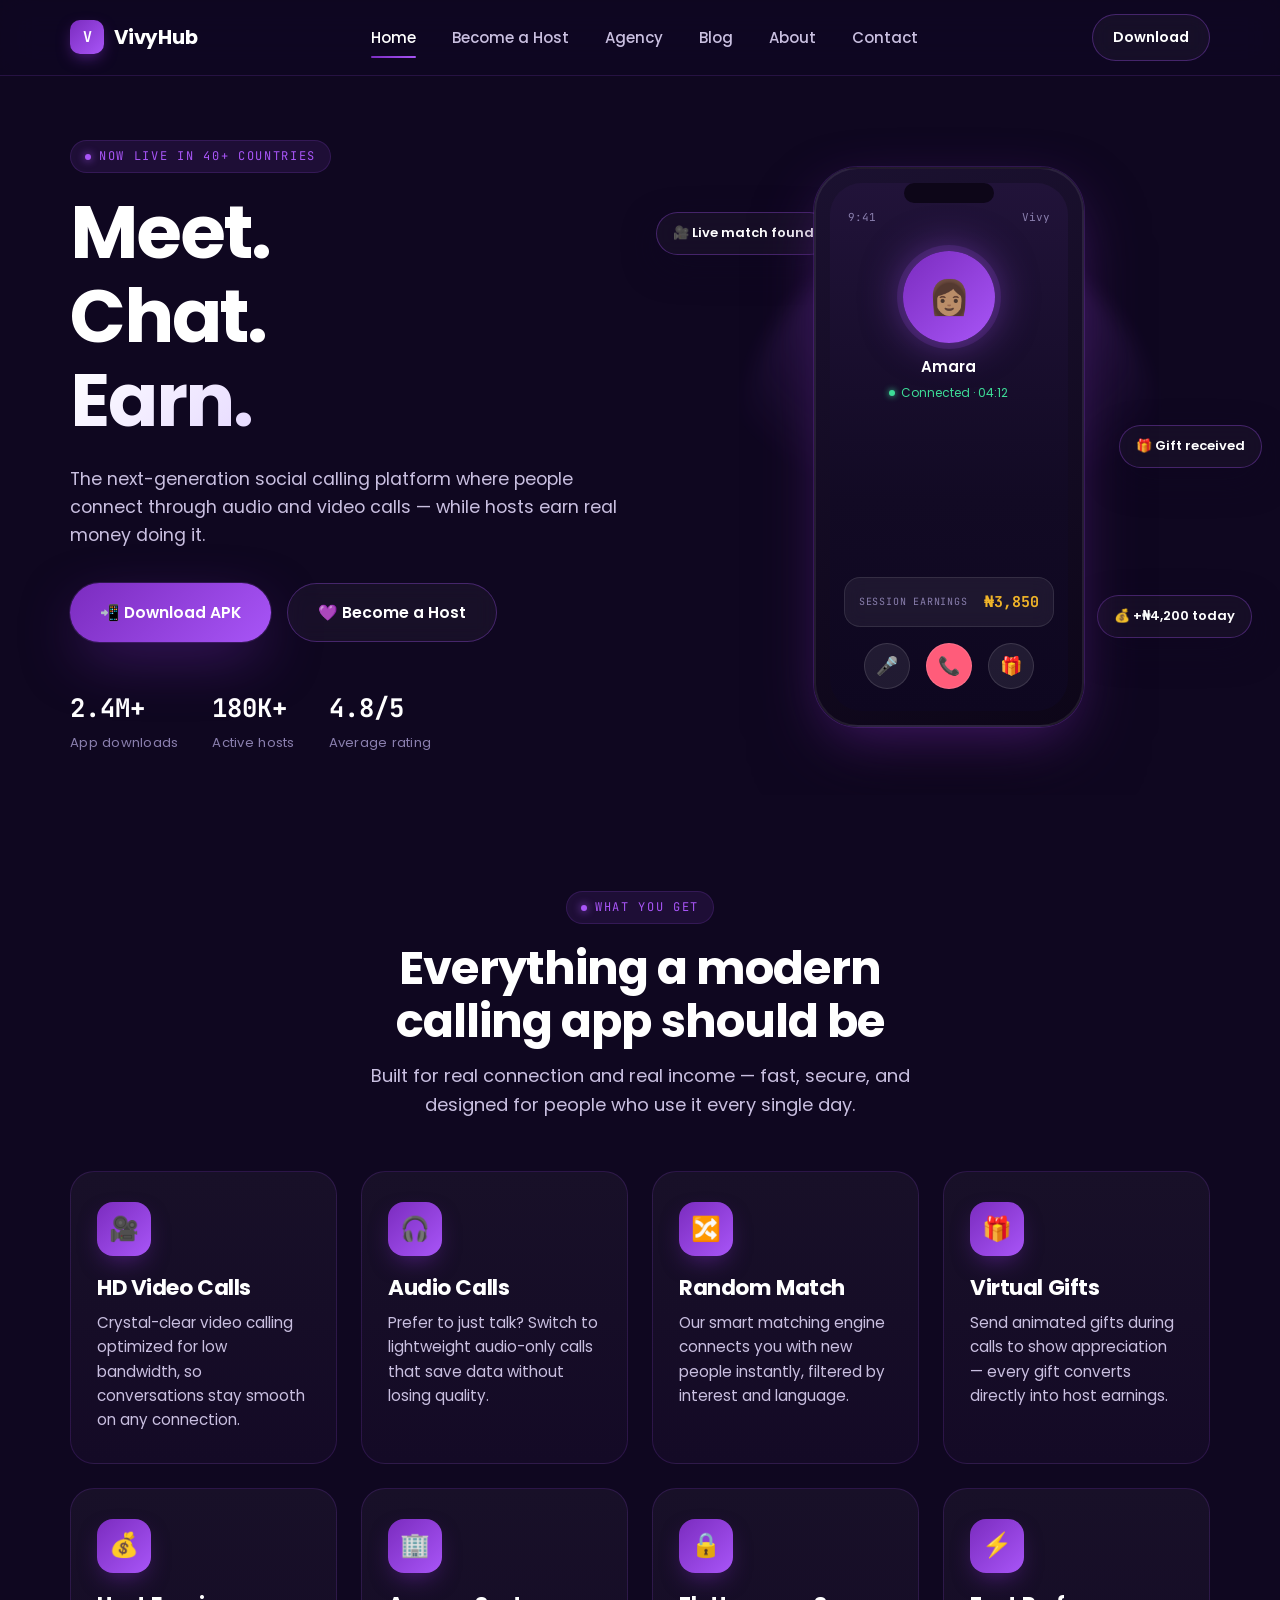
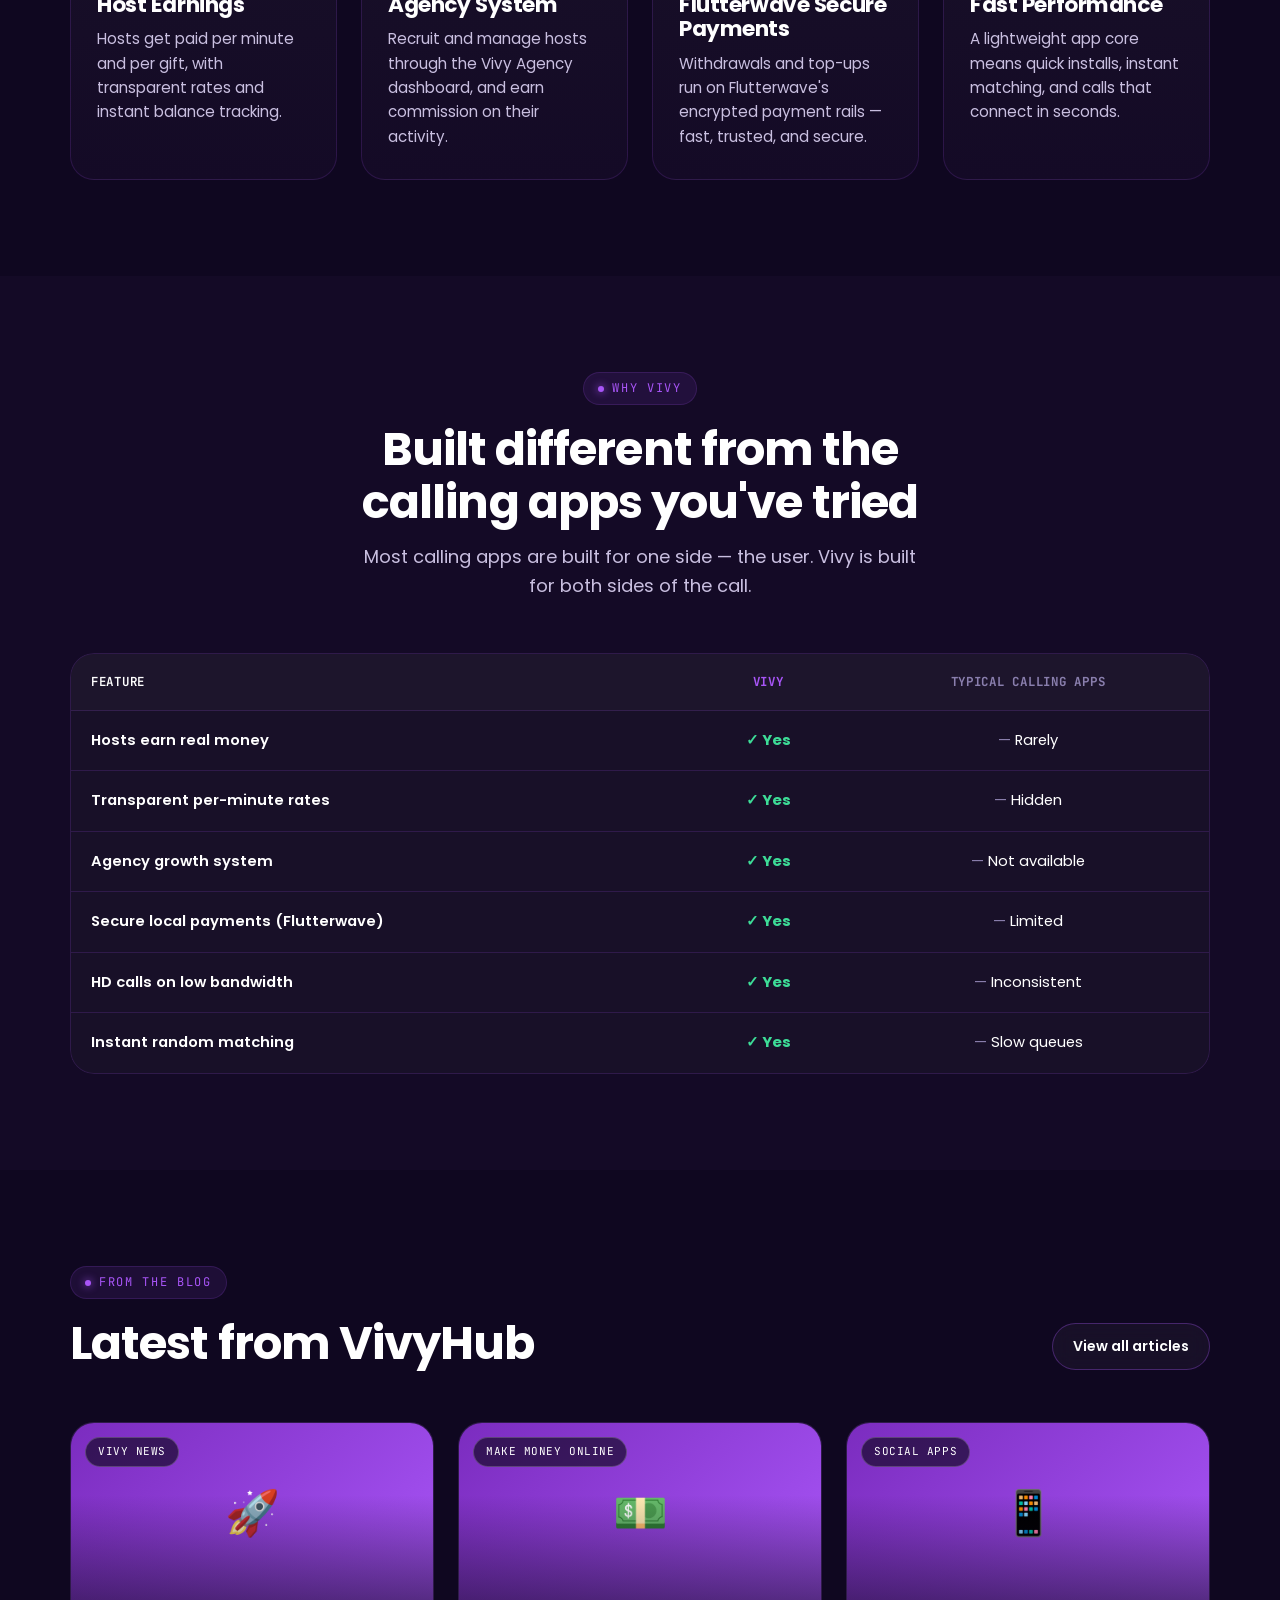
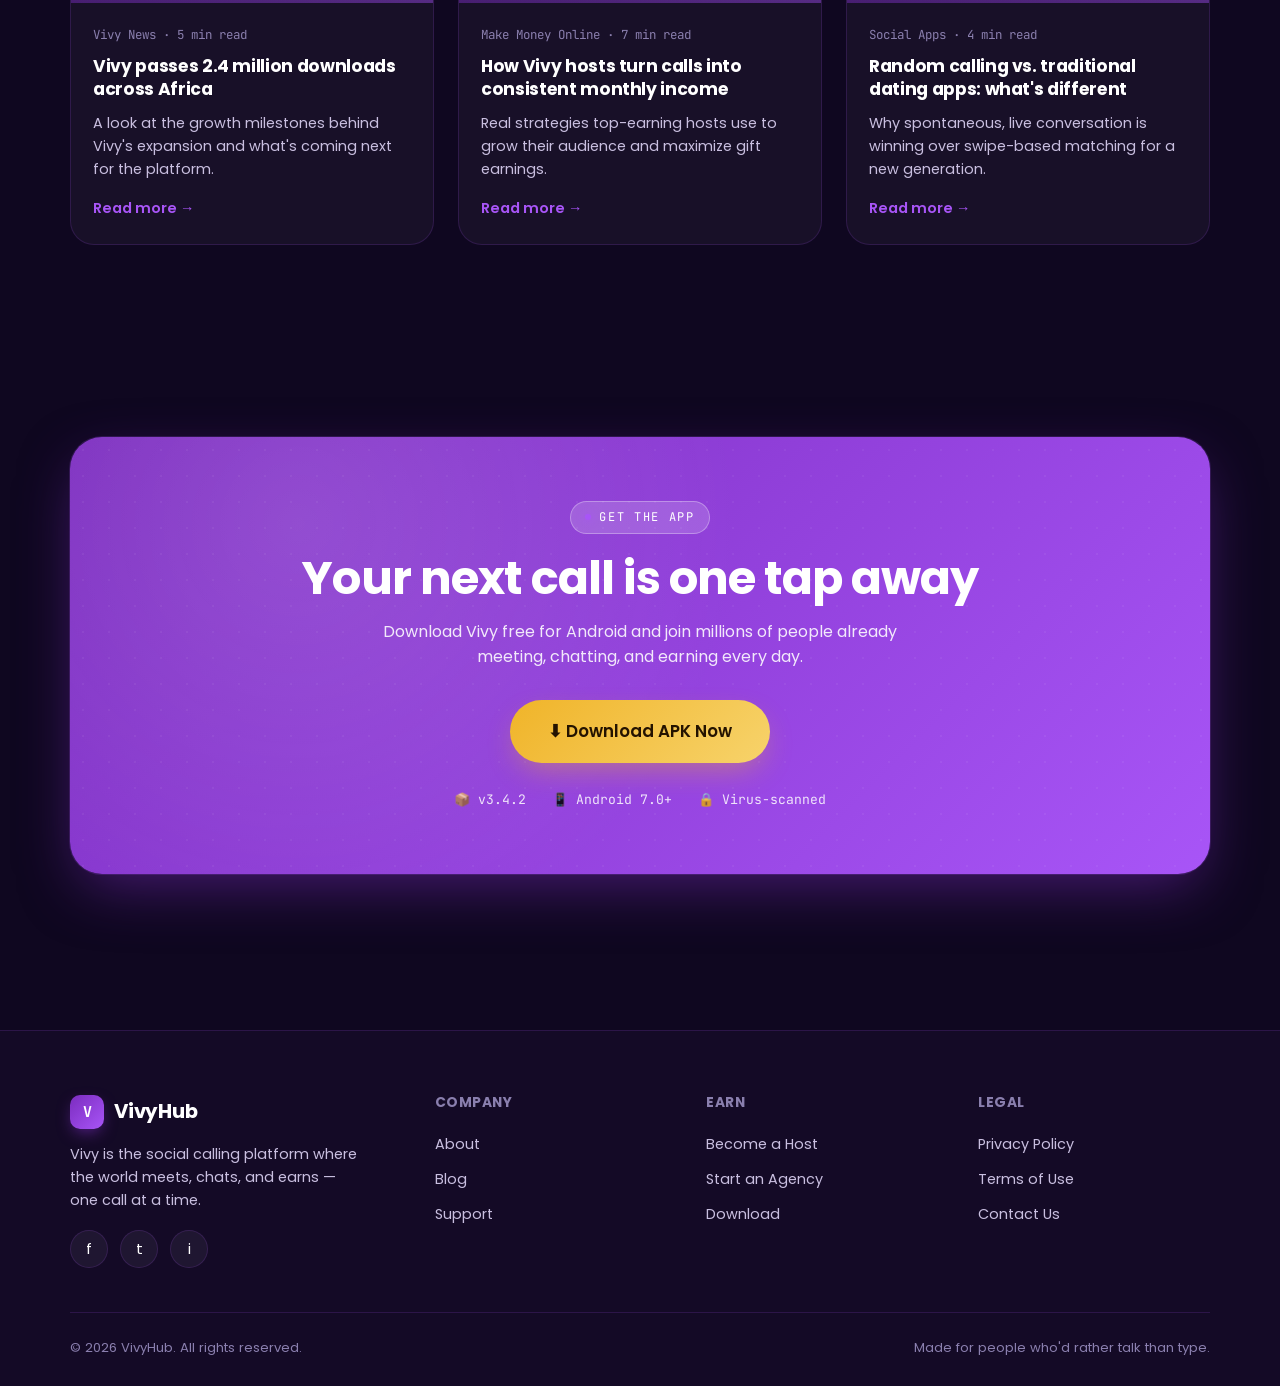
<file: index.html>
<!DOCTYPE html>
<html lang="en">
<head>
<meta charset="UTF-8">
<meta name="viewport" content="width=device-width, initial-scale=1.0">
<title>VivyHub — Meet. Chat. Earn. | The Vivy Social Calling Platform</title>
<meta name="description" content="Vivy is the next-generation social calling platform. Connect through HD audio and video calls, send virtual gifts, and let hosts earn real money. Download the Vivy APK today.">
<meta name="keywords" content="Vivy app, social calling app, live video chat, host earnings, random video call, virtual gifts app, Vivy APK download">
<meta name="robots" content="index, follow">
<link rel="canonical" href="https://vivyhub.com/index.html">

<!-- Open Graph -->
<meta property="og:type" content="website">
<meta property="og:site_name" content="VivyHub">
<meta property="og:title" content="VivyHub — Meet. Chat. Earn.">
<meta property="og:description" content="The next-generation social calling platform where people connect through audio and video calls while hosts earn money.">
<meta property="og:image" content="https://vivyhub.com/assets/og-cover.jpg">
<meta property="og:url" content="https://vivyhub.com/index.html">

<!-- Twitter -->
<meta name="twitter:card" content="summary_large_image">
<meta name="twitter:title" content="VivyHub — Meet. Chat. Earn.">
<meta name="twitter:description" content="Connect through audio and video calls while hosts earn real money on Vivy.">
<meta name="twitter:image" content="https://vivyhub.com/assets/og-cover.jpg">

<link rel="icon" href="data:image/svg+xml,<svg xmlns=%22http://www.w3.org/2000/svg%22 viewBox=%220 0 100 100%22><rect rx=%2224%22 width=%22100%22 height=%22100%22 fill=%22%237B2CBF%22/><text x=%2250%22 y=%2266%22 font-size=%2258%22 fill=%22white%22 text-anchor=%22middle%22 font-family=%22Arial%22>V</text></svg>">

<link rel="preconnect" href="https://fonts.googleapis.com">
<link rel="preconnect" href="https://fonts.gstatic.com" crossorigin>
<link href="https://fonts.googleapis.com/css2?family=Poppins:wght@400;500;600;700;800&family=JetBrains+Mono:wght@500;700&display=swap" rel="stylesheet">
<link rel="stylesheet" href="style.css">

<!-- Schema.org -->
<script type="application/ld+json">
{
  "@context": "https://schema.org",
  "@type": "SoftwareApplication",
  "name": "Vivy",
  "applicationCategory": "SocialNetworkingApplication",
  "operatingSystem": "Android",
  "description": "Vivy is a social calling platform for HD audio and video calls, random matching, virtual gifting, and host earnings.",
  "offers": { "@type": "Offer", "price": "0", "priceCurrency": "USD" },
  "publisher": { "@type": "Organization", "name": "VivyHub" }
}
</script>
</head>
<body data-page="index">

<div class="bg-atmosphere"></div>
<div class="noise-layer"></div>

<div id="site-navbar"></div>

<!-- ============ HERO ============ -->
<header class="hero">
  <div class="container hero-grid">
    <div class="hero-copy">
      <div class="eyebrow">Now live in 40+ countries</div>
      <h1 class="hero-headline">
        <span class="line">Meet.</span>
        <span class="line">Chat.</span>
        <span class="line grad">Earn.</span>
      </h1>
      <p class="hero-sub">The next-generation social calling platform where people connect through audio and video calls — while hosts earn real money doing it.</p>
      <div class="hero-actions">
        <a href="download.html" class="btn btn-primary" data-apk-link>📲 Download APK</a>
        <a href="host.html" class="btn btn-ghost">💜 Become a Host</a>
      </div>
      <div class="hero-stats">
        <div class="hero-stat"><b data-count="2.4" data-decimals="1" data-suffix="M+">0</b><span>App downloads</span></div>
        <div class="hero-stat"><b data-count="180" data-suffix="K+">0</b><span>Active hosts</span></div>
        <div class="hero-stat"><b data-count="4.8" data-decimals="1" data-suffix="/5">0</b><span>Average rating</span></div>
      </div>
    </div>

    <div class="phone-stage">
      <div class="phone-glow" aria-hidden="true"></div>
      <div class="float-chip c1">🎥 Live match found</div>
      <div class="float-chip c2">💰 +₦4,200 today</div>
      <div class="float-chip c3">🎁 Gift received</div>
      <div class="phone" id="giftStage">
        <div class="phone-notch"></div>
        <div class="phone-screen">
          <div class="phone-topbar"><span>9:41</span><span>Vivy</span></div>
          <div class="call-avatar-row">
            <div class="call-avatar">👩🏽</div>
          </div>
          <div class="call-name">Amara</div>
          <div class="call-status">Connected · 04:12</div>
          <div class="earnings-ticker">
            <span class="label">Session earnings</span>
            <span class="value">₦3,850</span>
          </div>
          <div class="call-actions">
            <div class="call-btn">🎤</div>
            <div class="call-btn end">📞</div>
            <div class="call-btn">🎁</div>
          </div>
        </div>
      </div>
    </div>
  </div>
</header>

<!-- ============ FEATURES ============ -->
<section class="section" id="features">
  <div class="container">
    <div class="section-head center reveal">
      <div class="eyebrow">What you get</div>
      <h2>Everything a modern calling app should be</h2>
      <p class="lede" style="margin:14px auto 0;">Built for real connection and real income — fast, secure, and designed for people who use it every single day.</p>
    </div>
    <div class="grid grid-4">
      <div class="card reveal">
        <div class="feature-icon">🎥</div>
        <h3>HD Video Calls</h3>
        <p>Crystal-clear video calling optimized for low bandwidth, so conversations stay smooth on any connection.</p>
      </div>
      <div class="card reveal">
        <div class="feature-icon">🎧</div>
        <h3>Audio Calls</h3>
        <p>Prefer to just talk? Switch to lightweight audio-only calls that save data without losing quality.</p>
      </div>
      <div class="card reveal">
        <div class="feature-icon">🔀</div>
        <h3>Random Match</h3>
        <p>Our smart matching engine connects you with new people instantly, filtered by interest and language.</p>
      </div>
      <div class="card reveal">
        <div class="feature-icon">🎁</div>
        <h3>Virtual Gifts</h3>
        <p>Send animated gifts during calls to show appreciation — every gift converts directly into host earnings.</p>
      </div>
      <div class="card reveal">
        <div class="feature-icon">💰</div>
        <h3>Host Earnings</h3>
        <p>Hosts get paid per minute and per gift, with transparent rates and instant balance tracking.</p>
      </div>
      <div class="card reveal">
        <div class="feature-icon">🏢</div>
        <h3>Agency System</h3>
        <p>Recruit and manage hosts through the Vivy Agency dashboard, and earn commission on their activity.</p>
      </div>
      <div class="card reveal">
        <div class="feature-icon">🔒</div>
        <h3>Flutterwave Secure Payments</h3>
        <p>Withdrawals and top-ups run on Flutterwave's encrypted payment rails — fast, trusted, and secure.</p>
      </div>
      <div class="card reveal">
        <div class="feature-icon">⚡</div>
        <h3>Fast Performance</h3>
        <p>A lightweight app core means quick installs, instant matching, and calls that connect in seconds.</p>
      </div>
    </div>
  </div>
</section>

<!-- ============ WHY VIVY ============ -->
<section class="section" id="why-vivy" style="background:var(--bg-alt);">
  <div class="container">
    <div class="section-head center reveal">
      <div class="eyebrow">Why Vivy</div>
      <h2>Built different from the calling apps you've tried</h2>
      <p class="lede" style="margin:14px auto 0;">Most calling apps are built for one side — the user. Vivy is built for both sides of the call.</p>
    </div>
    <div class="compare-scroll reveal">
      <table class="compare-table">
        <thead>
          <tr>
            <th>Feature</th>
            <th class="vivy">Vivy</th>
            <th>Typical calling apps</th>
          </tr>
        </thead>
        <tbody>
          <tr>
            <td>Hosts earn real money</td>
            <td class="vivy yes">Yes</td>
            <td class="no">Rarely</td>
          </tr>
          <tr>
            <td>Transparent per-minute rates</td>
            <td class="vivy yes">Yes</td>
            <td class="no">Hidden</td>
          </tr>
          <tr>
            <td>Agency growth system</td>
            <td class="vivy yes">Yes</td>
            <td class="no">Not available</td>
          </tr>
          <tr>
            <td>Secure local payments (Flutterwave)</td>
            <td class="vivy yes">Yes</td>
            <td class="no">Limited</td>
          </tr>
          <tr>
            <td>HD calls on low bandwidth</td>
            <td class="vivy yes">Yes</td>
            <td class="no">Inconsistent</td>
          </tr>
          <tr>
            <td>Instant random matching</td>
            <td class="vivy yes">Yes</td>
            <td class="no">Slow queues</td>
          </tr>
        </tbody>
      </table>
    </div>
  </div>
</section>

<!-- ============ LATEST NEWS ============ -->
<section class="section" id="news">
  <div class="container">
    <div class="section-head reveal" style="display:flex; align-items:flex-end; justify-content:space-between; max-width:none; flex-wrap:wrap; gap:16px;">
      <div>
        <div class="eyebrow">From the blog</div>
        <h2>Latest from VivyHub</h2>
      </div>
      <a href="blog.html" class="btn btn-ghost btn-sm">View all articles</a>
    </div>
    <div class="grid grid-3">
      <article class="blog-card reveal">
        <div class="blog-thumb"><span class="blog-tag">Vivy News</span>🚀</div>
        <div class="blog-body">
          <span class="blog-meta">Vivy News · 5 min read</span>
          <h3>Vivy passes 2.4 million downloads across Africa</h3>
          <p>A look at the growth milestones behind Vivy's expansion and what's coming next for the platform.</p>
          <a href="blog.html" class="read-more">Read more →</a>
        </div>
      </article>
      <article class="blog-card reveal">
        <div class="blog-thumb"><span class="blog-tag">Make Money Online</span>💵</div>
        <div class="blog-body">
          <span class="blog-meta">Make Money Online · 7 min read</span>
          <h3>How Vivy hosts turn calls into consistent monthly income</h3>
          <p>Real strategies top-earning hosts use to grow their audience and maximize gift earnings.</p>
          <a href="blog.html" class="read-more">Read more →</a>
        </div>
      </article>
      <article class="blog-card reveal">
        <div class="blog-thumb"><span class="blog-tag">Social Apps</span>📱</div>
        <div class="blog-body">
          <span class="blog-meta">Social Apps · 4 min read</span>
          <h3>Random calling vs. traditional dating apps: what's different</h3>
          <p>Why spontaneous, live conversation is winning over swipe-based matching for a new generation.</p>
          <a href="blog.html" class="read-more">Read more →</a>
        </div>
      </article>
    </div>
  </div>
</section>

<!-- ============ DOWNLOAD ============ -->
<section class="section" id="download">
  <div class="container">
    <div class="download-panel reveal">
      <div class="eyebrow" style="background:rgba(255,255,255,0.16); color:#fff; border-color:rgba(255,255,255,0.3);">Get the app</div>
      <h2>Your next call is one tap away</h2>
      <p>Download Vivy free for Android and join millions of people already meeting, chatting, and earning every day.</p>
      <a href="download.html" class="btn btn-gold" data-apk-link style="font-size:1.05rem; padding:18px 38px;">⬇ Download APK Now</a>
      <div class="download-meta">
        <span>📦 v3.4.2</span>
        <span>📱 Android 7.0+</span>
        <span>🔒 Virus-scanned</span>
      </div>
    </div>
  </div>
</section>

<div id="site-footer"></div>
<script src="script.js"></script>
</body>
</html>
</file>
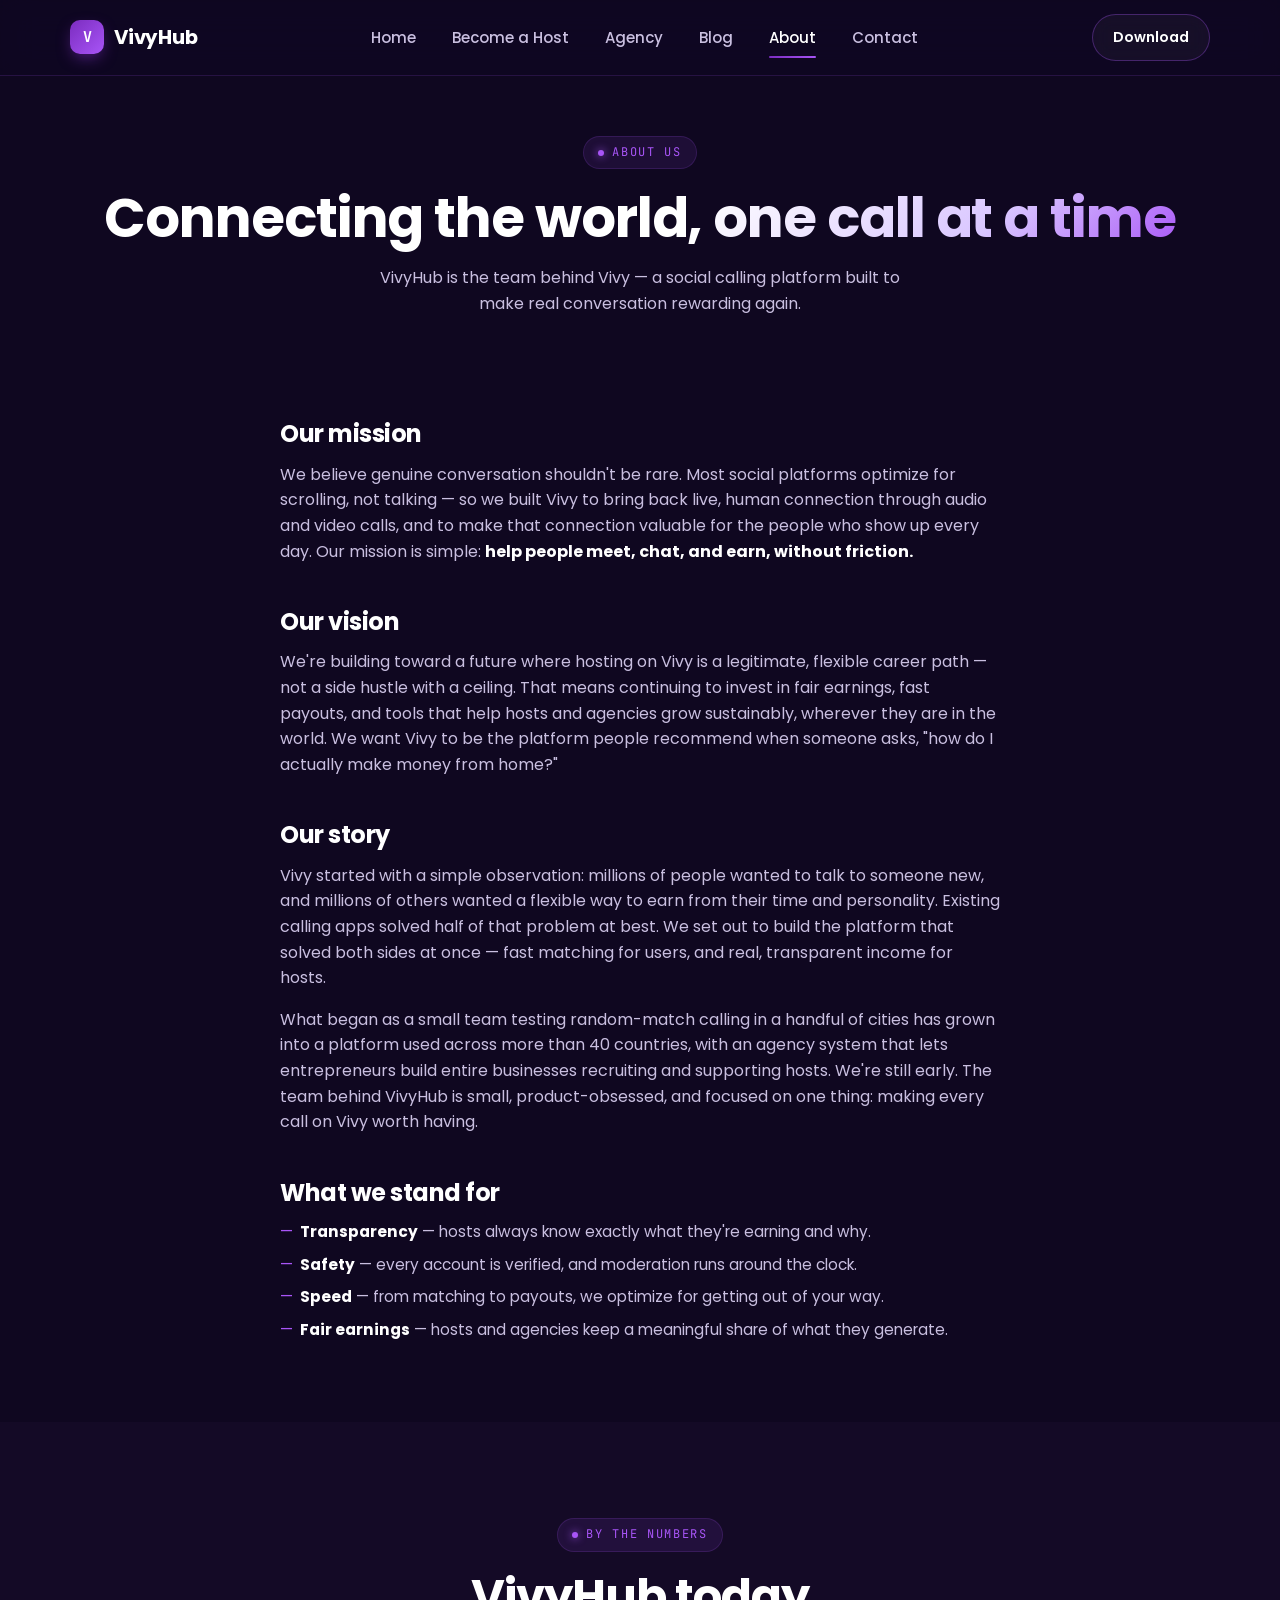
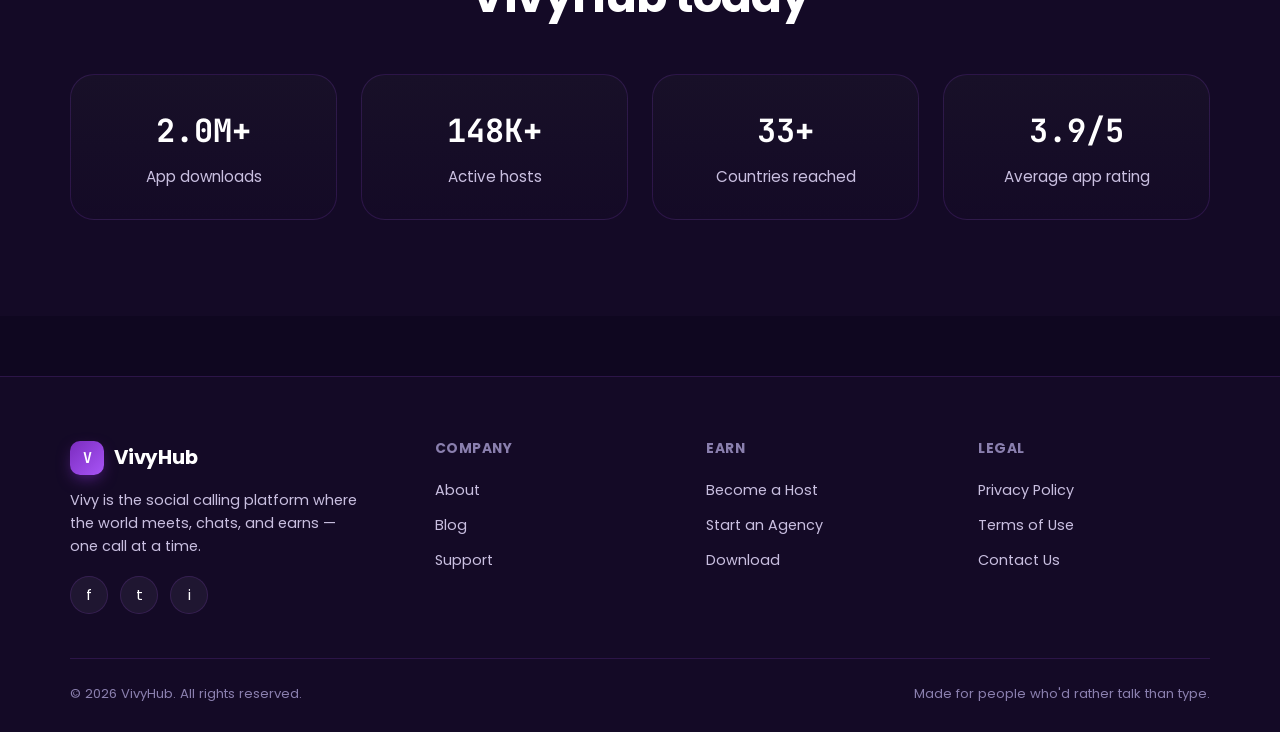
<file: about.html>
<!DOCTYPE html>
<html lang="en">
<head>
<meta charset="UTF-8">
<meta name="viewport" content="width=device-width, initial-scale=1.0">
<title>About VivyHub — Our Mission, Vision & Story</title>
<meta name="description" content="Learn about VivyHub's mission to connect the world through social calling, our vision for the future, and the story behind Vivy.">
<meta name="robots" content="index, follow">
<link rel="canonical" href="https://vivyhub.com/about.html">

<meta property="og:type" content="website">
<meta property="og:site_name" content="VivyHub">
<meta property="og:title" content="About VivyHub">
<meta property="og:description" content="Our mission, vision, and the story behind the Vivy social calling platform.">
<meta property="og:image" content="https://vivyhub.com/assets/og-cover.jpg">
<meta property="og:url" content="https://vivyhub.com/about.html">
<meta name="twitter:card" content="summary_large_image">
<meta name="twitter:title" content="About VivyHub">
<meta name="twitter:description" content="Our mission, vision, and the story behind the Vivy social calling platform.">
<meta name="twitter:image" content="https://vivyhub.com/assets/og-cover.jpg">

<link rel="icon" href="data:image/svg+xml,<svg xmlns=%22http://www.w3.org/2000/svg%22 viewBox=%220 0 100 100%22><rect rx=%2224%22 width=%22100%22 height=%22100%22 fill=%22%237B2CBF%22/><text x=%2250%22 y=%2266%22 font-size=%2258%22 fill=%22white%22 text-anchor=%22middle%22 font-family=%22Arial%22>V</text></svg>">
<link rel="preconnect" href="https://fonts.googleapis.com">
<link rel="preconnect" href="https://fonts.gstatic.com" crossorigin>
<link href="https://fonts.googleapis.com/css2?family=Poppins:wght@400;500;600;700;800&family=JetBrains+Mono:wght@500;700&display=swap" rel="stylesheet">
<link rel="stylesheet" href="style.css">
<script type="application/ld+json">
{
  "@context": "https://schema.org",
  "@type": "AboutPage",
  "url": "https://vivyhub.com/about.html",
  "about": { "@type": "Organization", "name": "VivyHub", "foundingDate": "2023" }
}
</script>
</head>
<body data-page="about">
<div class="bg-atmosphere"></div>
<div class="noise-layer"></div>
<div id="site-navbar"></div>

<header class="page-hero">
  <div class="container">
    <div class="eyebrow">About us</div>
    <h1>Connecting the world, <span class="text-gradient">one call at a time</span></h1>
    <p>VivyHub is the team behind Vivy — a social calling platform built to make real conversation rewarding again.</p>
  </div>
</header>

<section class="section-tight">
  <div class="container prose">
    <h2>Our mission</h2>
    <p>We believe genuine conversation shouldn't be rare. Most social platforms optimize for scrolling, not talking — so we built Vivy to bring back live, human connection through audio and video calls, and to make that connection valuable for the people who show up every day. Our mission is simple: <strong>help people meet, chat, and earn, without friction.</strong></p>

    <h2>Our vision</h2>
    <p>We're building toward a future where hosting on Vivy is a legitimate, flexible career path — not a side hustle with a ceiling. That means continuing to invest in fair earnings, fast payouts, and tools that help hosts and agencies grow sustainably, wherever they are in the world. We want Vivy to be the platform people recommend when someone asks, "how do I actually make money from home?"</p>

    <h2>Our story</h2>
    <p>Vivy started with a simple observation: millions of people wanted to talk to someone new, and millions of others wanted a flexible way to earn from their time and personality. Existing calling apps solved half of that problem at best. We set out to build the platform that solved both sides at once — fast matching for users, and real, transparent income for hosts.</p>
    <p>What began as a small team testing random-match calling in a handful of cities has grown into a platform used across more than 40 countries, with an agency system that lets entrepreneurs build entire businesses recruiting and supporting hosts. We're still early. The team behind VivyHub is small, product-obsessed, and focused on one thing: making every call on Vivy worth having.</p>

    <h2>What we stand for</h2>
    <ul>
      <li><strong>Transparency</strong> — hosts always know exactly what they're earning and why.</li>
      <li><strong>Safety</strong> — every account is verified, and moderation runs around the clock.</li>
      <li><strong>Speed</strong> — from matching to payouts, we optimize for getting out of your way.</li>
      <li><strong>Fair earnings</strong> — hosts and agencies keep a meaningful share of what they generate.</li>
    </ul>
  </div>
</section>

<section class="section" style="background:var(--bg-alt);">
  <div class="container">
    <div class="section-head center reveal">
      <div class="eyebrow">By the numbers</div>
      <h2>VivyHub today</h2>
    </div>
    <div class="grid grid-4">
      <div class="card reveal text-center">
        <b data-count="2.4" data-decimals="1" data-suffix="M+" style="display:block; font-family:var(--font-mono); font-size:2rem; color:#fff;">0</b>
        <p style="margin-top:8px;">App downloads</p>
      </div>
      <div class="card reveal text-center">
        <b data-count="180" data-suffix="K+" style="display:block; font-family:var(--font-mono); font-size:2rem; color:#fff;">0</b>
        <p style="margin-top:8px;">Active hosts</p>
      </div>
      <div class="card reveal text-center">
        <b data-count="40" data-suffix="+" style="display:block; font-family:var(--font-mono); font-size:2rem; color:#fff;">0</b>
        <p style="margin-top:8px;">Countries reached</p>
      </div>
      <div class="card reveal text-center">
        <b data-count="4.8" data-decimals="1" data-suffix="/5" style="display:block; font-family:var(--font-mono); font-size:2rem; color:#fff;">0</b>
        <p style="margin-top:8px;">Average app rating</p>
      </div>
    </div>
  </div>
</section>

<div id="site-footer"></div>
<script src="script.js"></script>
</body>
</html>
</file>
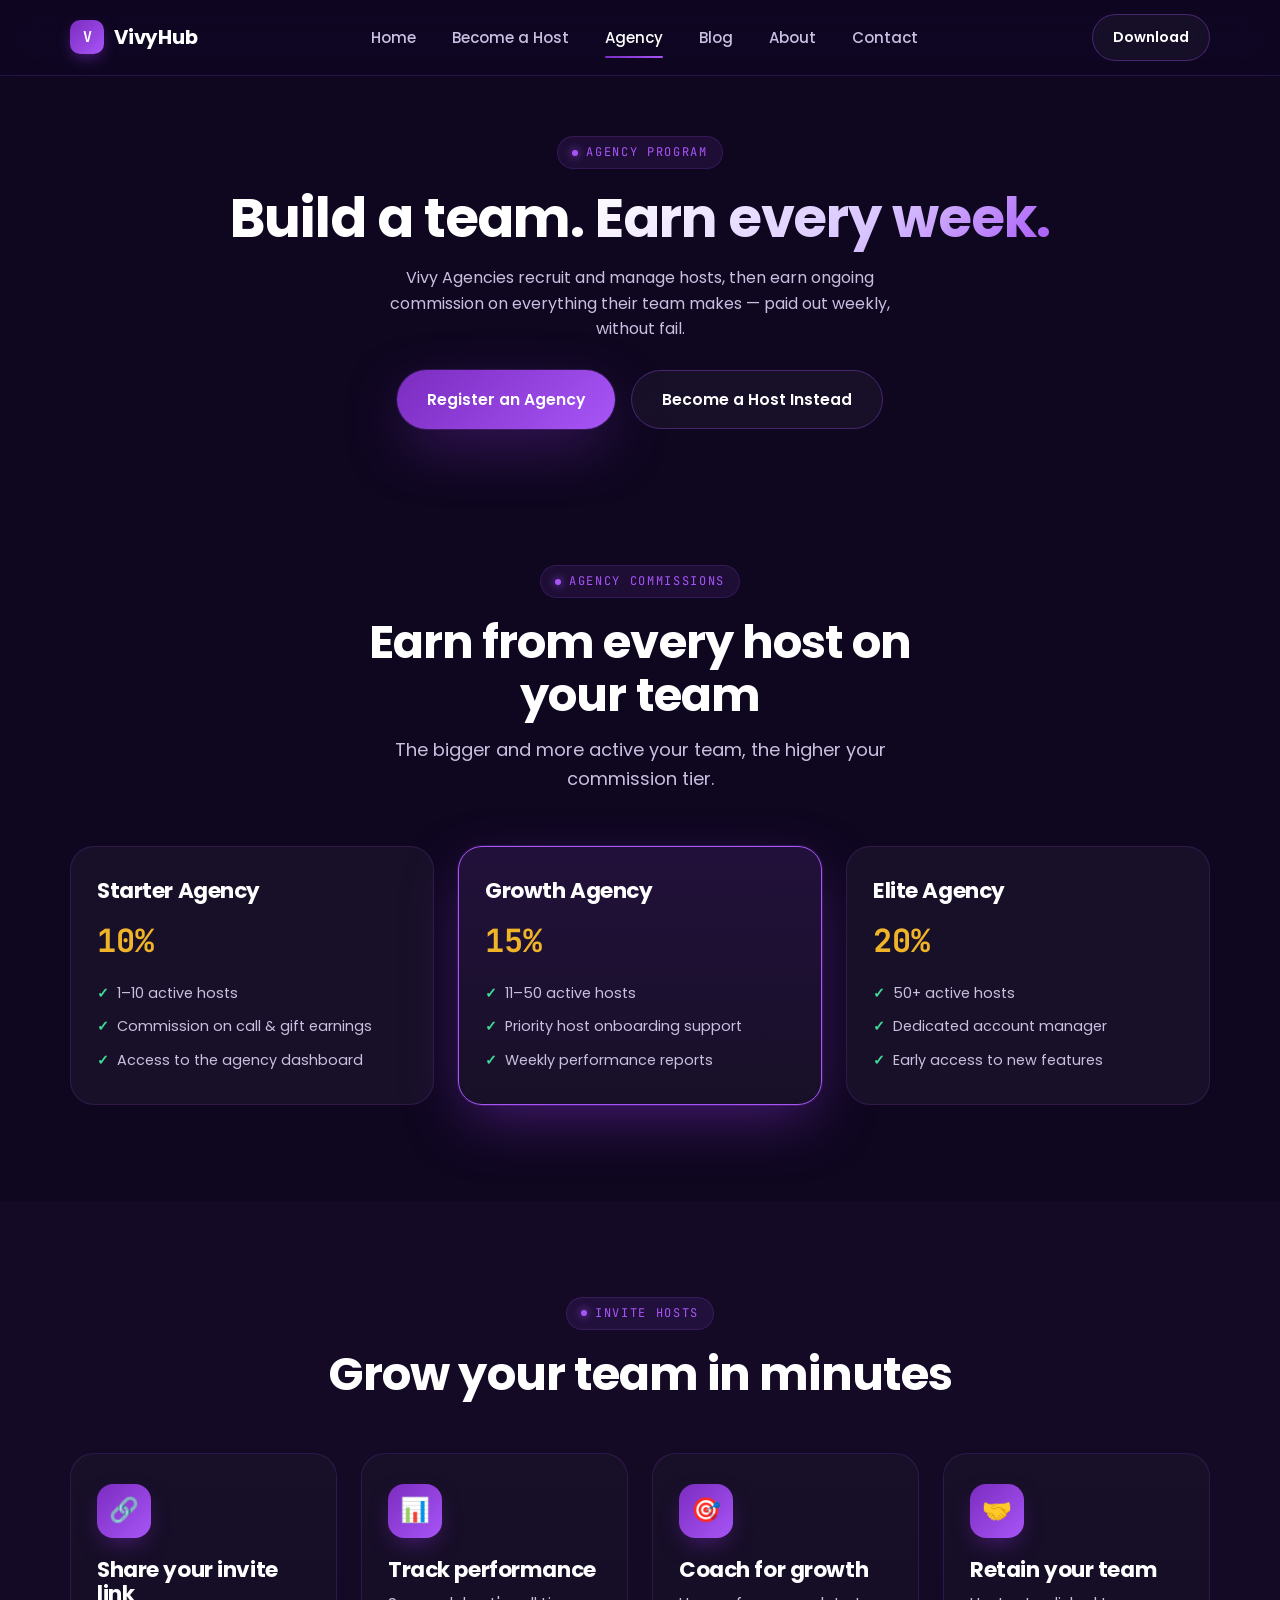
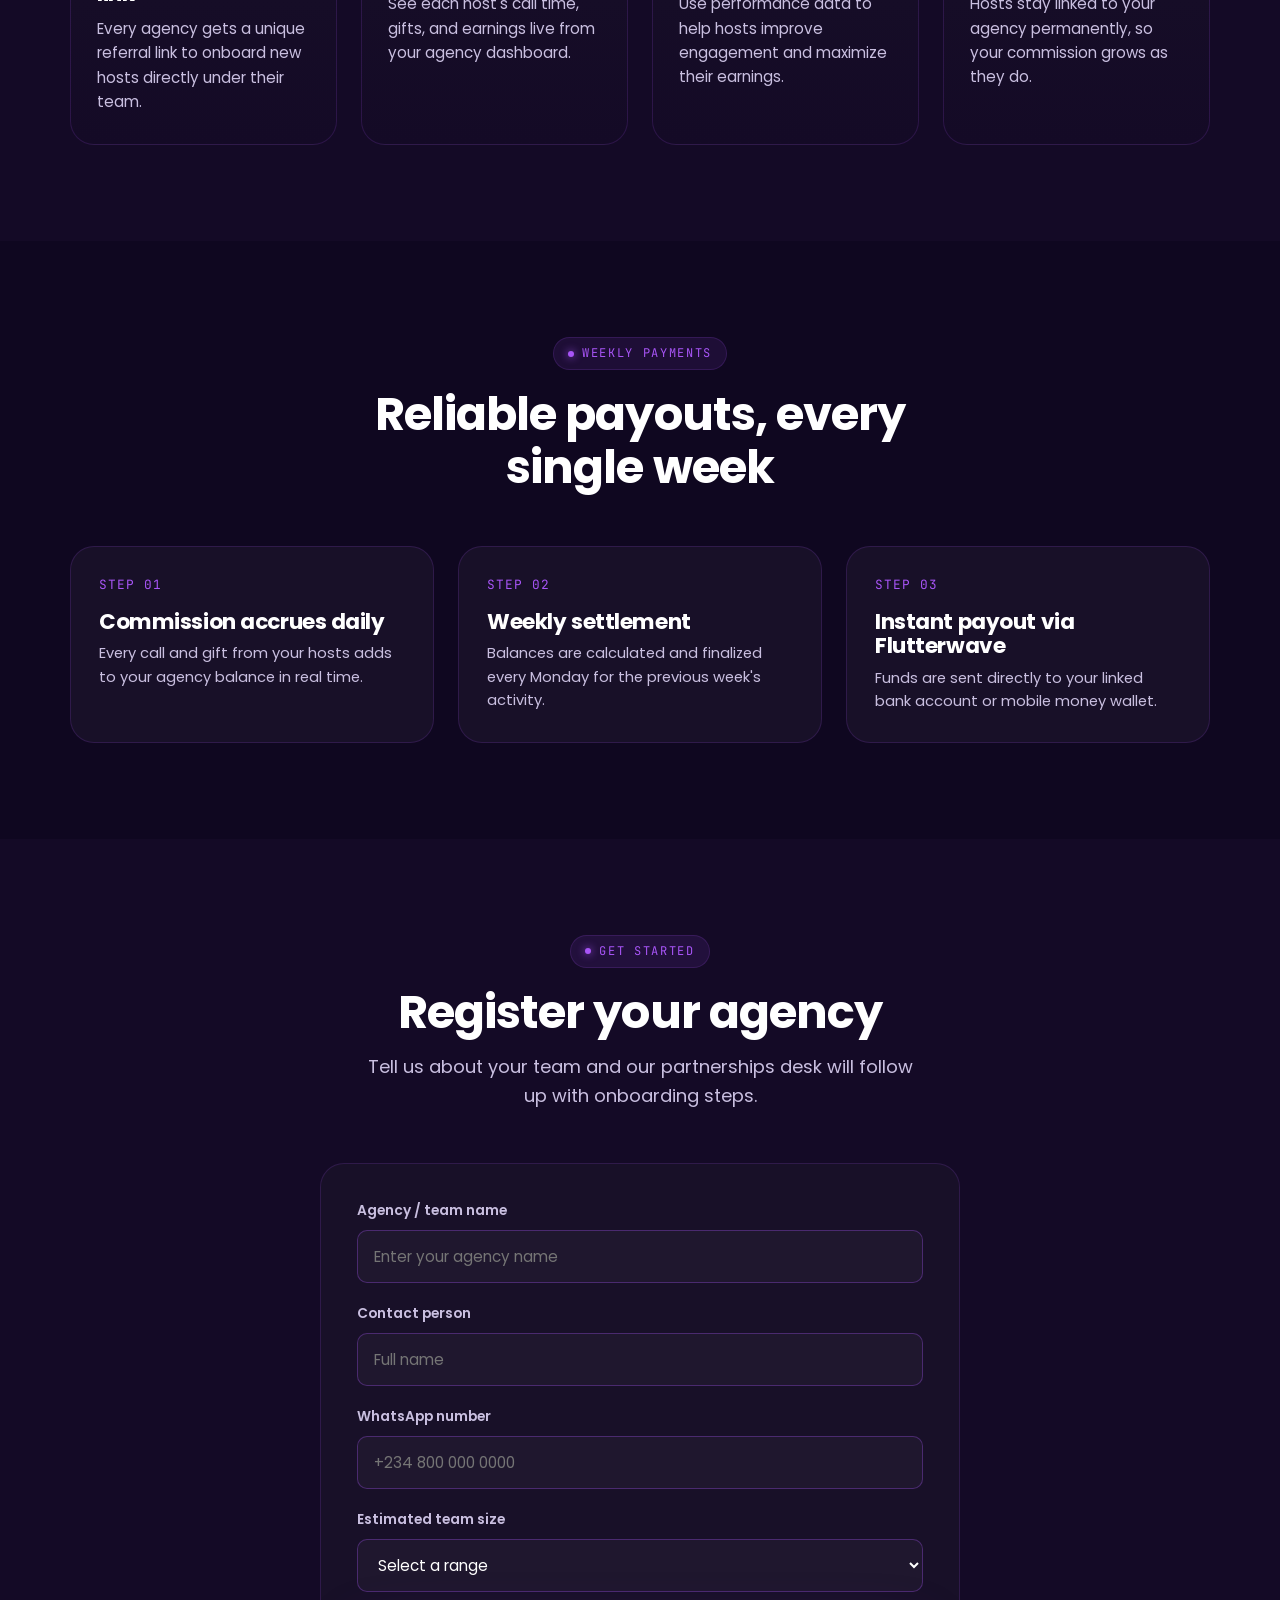
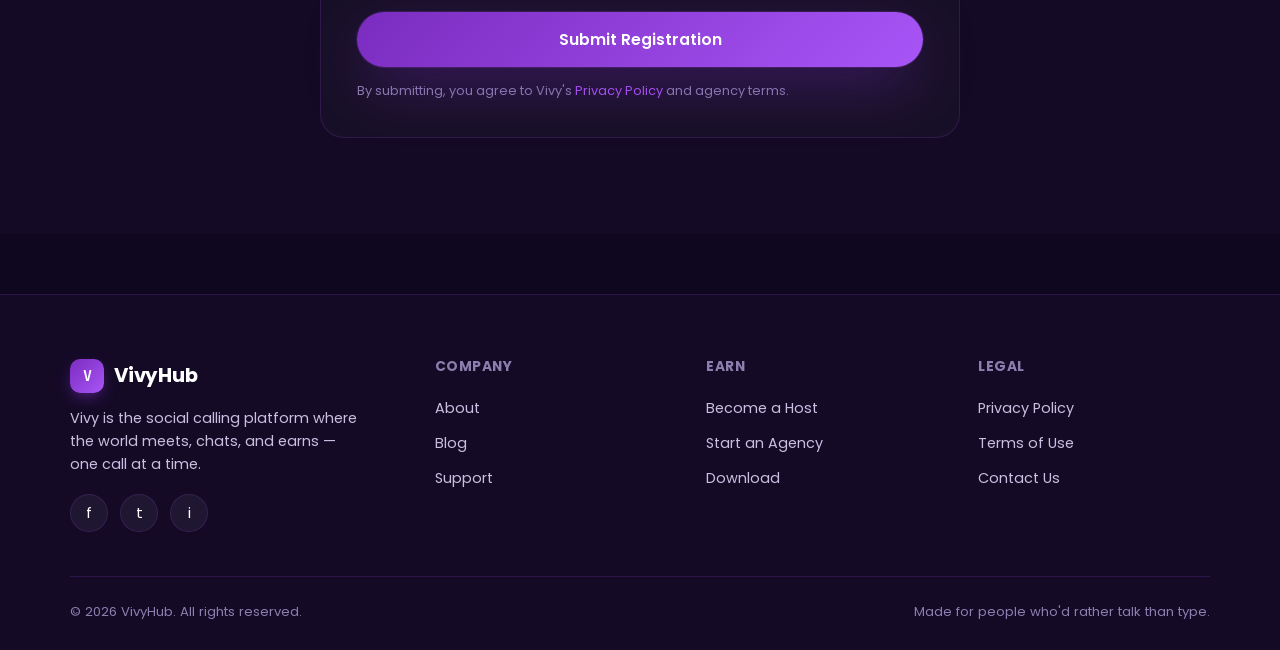
<file: agency.html>
<!DOCTYPE html>
<html lang="en">
<head>
<meta charset="UTF-8">
<meta name="viewport" content="width=device-width, initial-scale=1.0">
<title>Vivy Agency Program — Recruit Hosts & Earn Commission | VivyHub</title>
<meta name="description" content="Start a Vivy Agency: recruit and manage hosts, earn commission on their activity, and get paid weekly. Learn how the agency system works.">
<meta name="robots" content="index, follow">
<link rel="canonical" href="https://vivyhub.com/agency.html">

<meta property="og:type" content="website">
<meta property="og:site_name" content="VivyHub">
<meta property="og:title" content="Vivy Agency Program — Recruit Hosts & Earn Commission">
<meta property="og:description" content="Build a team of hosts, track their performance, and earn weekly commission with the Vivy Agency dashboard.">
<meta property="og:image" content="https://vivyhub.com/assets/og-cover.jpg">
<meta property="og:url" content="https://vivyhub.com/agency.html">
<meta name="twitter:card" content="summary_large_image">
<meta name="twitter:title" content="Vivy Agency Program">
<meta name="twitter:description" content="Recruit hosts, earn commission, get paid weekly.">
<meta name="twitter:image" content="https://vivyhub.com/assets/og-cover.jpg">

<link rel="icon" href="data:image/svg+xml,<svg xmlns=%22http://www.w3.org/2000/svg%22 viewBox=%220 0 100 100%22><rect rx=%2224%22 width=%22100%22 height=%22100%22 fill=%22%237B2CBF%22/><text x=%2250%22 y=%2266%22 font-size=%2258%22 fill=%22white%22 text-anchor=%22middle%22 font-family=%22Arial%22>V</text></svg>">
<link rel="preconnect" href="https://fonts.googleapis.com">
<link rel="preconnect" href="https://fonts.gstatic.com" crossorigin>
<link href="https://fonts.googleapis.com/css2?family=Poppins:wght@400;500;600;700;800&family=JetBrains+Mono:wght@500;700&display=swap" rel="stylesheet">
<link rel="stylesheet" href="style.css">
</head>
<body data-page="agency">
<div class="bg-atmosphere"></div>
<div class="noise-layer"></div>
<div id="site-navbar"></div>

<header class="page-hero">
  <div class="container">
    <div class="eyebrow">Agency program</div>
    <h1>Build a team. <span class="text-gradient">Earn every week.</span></h1>
    <p>Vivy Agencies recruit and manage hosts, then earn ongoing commission on everything their team makes — paid out weekly, without fail.</p>
    <div class="hero-actions" style="justify-content:center; margin-top:28px;">
      <a href="#agency-form" class="btn btn-primary">Register an Agency</a>
      <a href="host.html" class="btn btn-ghost">Become a Host Instead</a>
    </div>
  </div>
</header>

<!-- Commissions -->
<section class="section">
  <div class="container">
    <div class="section-head center reveal">
      <div class="eyebrow">Agency commissions</div>
      <h2>Earn from every host on your team</h2>
      <p class="lede" style="margin:14px auto 0;">The bigger and more active your team, the higher your commission tier.</p>
    </div>
    <div class="grid grid-3">
      <div class="tier-card reveal">
        <h3>Starter Agency</h3>
        <div class="rate">10%</div>
        <ul>
          <li>1–10 active hosts</li>
          <li>Commission on call & gift earnings</li>
          <li>Access to the agency dashboard</li>
        </ul>
      </div>
      <div class="tier-card highlight reveal">
        <h3>Growth Agency</h3>
        <div class="rate">15%</div>
        <ul>
          <li>11–50 active hosts</li>
          <li>Priority host onboarding support</li>
          <li>Weekly performance reports</li>
        </ul>
      </div>
      <div class="tier-card reveal">
        <h3>Elite Agency</h3>
        <div class="rate">20%</div>
        <ul>
          <li>50+ active hosts</li>
          <li>Dedicated account manager</li>
          <li>Early access to new features</li>
        </ul>
      </div>
    </div>
  </div>
</section>

<!-- Invite hosts -->
<section class="section" style="background:var(--bg-alt);">
  <div class="container">
    <div class="section-head center reveal">
      <div class="eyebrow">Invite hosts</div>
      <h2>Grow your team in minutes</h2>
    </div>
    <div class="grid grid-4">
      <div class="card reveal">
        <div class="feature-icon">🔗</div>
        <h3>Share your invite link</h3>
        <p>Every agency gets a unique referral link to onboard new hosts directly under their team.</p>
      </div>
      <div class="card reveal">
        <div class="feature-icon">📊</div>
        <h3>Track performance</h3>
        <p>See each host's call time, gifts, and earnings live from your agency dashboard.</p>
      </div>
      <div class="card reveal">
        <div class="feature-icon">🎯</div>
        <h3>Coach for growth</h3>
        <p>Use performance data to help hosts improve engagement and maximize their earnings.</p>
      </div>
      <div class="card reveal">
        <div class="feature-icon">🤝</div>
        <h3>Retain your team</h3>
        <p>Hosts stay linked to your agency permanently, so your commission grows as they do.</p>
      </div>
    </div>
  </div>
</section>

<!-- Weekly payments -->
<section class="section">
  <div class="container">
    <div class="section-head center reveal">
      <div class="eyebrow">Weekly payments</div>
      <h2>Reliable payouts, every single week</h2>
    </div>
    <div class="steps">
      <div class="step reveal"><span class="num">STEP 01</span><h3>Commission accrues daily</h3><p>Every call and gift from your hosts adds to your agency balance in real time.</p></div>
      <div class="step reveal"><span class="num">STEP 02</span><h3>Weekly settlement</h3><p>Balances are calculated and finalized every Monday for the previous week's activity.</p></div>
      <div class="step reveal"><span class="num">STEP 03</span><h3>Instant payout via Flutterwave</h3><p>Funds are sent directly to your linked bank account or mobile money wallet.</p></div>
    </div>
  </div>
</section>

<!-- Registration -->
<section class="section" id="agency-form" style="background:var(--bg-alt);">
  <div class="container">
    <div class="section-head center reveal">
      <div class="eyebrow">Get started</div>
      <h2>Register your agency</h2>
      <p class="lede" style="margin:14px auto 0;">Tell us about your team and our partnerships desk will follow up with onboarding steps.</p>
    </div>
    <div class="form-panel reveal" style="max-width:640px; margin:0 auto;">
      <form data-demo-form>
        <div class="form-row">
          <label for="aName">Agency / team name</label>
          <input id="aName" type="text" placeholder="Enter your agency name" required>
        </div>
        <div class="form-row">
          <label for="aContact">Contact person</label>
          <input id="aContact" type="text" placeholder="Full name" required>
        </div>
        <div class="form-row">
          <label for="aPhone">WhatsApp number</label>
          <input id="aPhone" type="tel" placeholder="+234 800 000 0000" required>
        </div>
        <div class="form-row">
          <label for="aSize">Estimated team size</label>
          <select id="aSize" required>
            <option value="">Select a range</option>
            <option>1–10 hosts</option>
            <option>11–50 hosts</option>
            <option>50+ hosts</option>
          </select>
        </div>
        <button type="submit" class="btn btn-primary btn-block">Submit Registration</button>
      </form>
      <div class="form-success">✅ Thanks! Your agency registration has been received. Our partnerships team will reach out on WhatsApp shortly.</div>
      <p class="form-note">By submitting, you agree to Vivy's <a href="privacy.html" style="color:var(--secondary);">Privacy Policy</a> and agency terms.</p>
    </div>
  </div>
</section>

<div id="site-footer"></div>
<script src="script.js"></script>
</body>
</html>
</file>
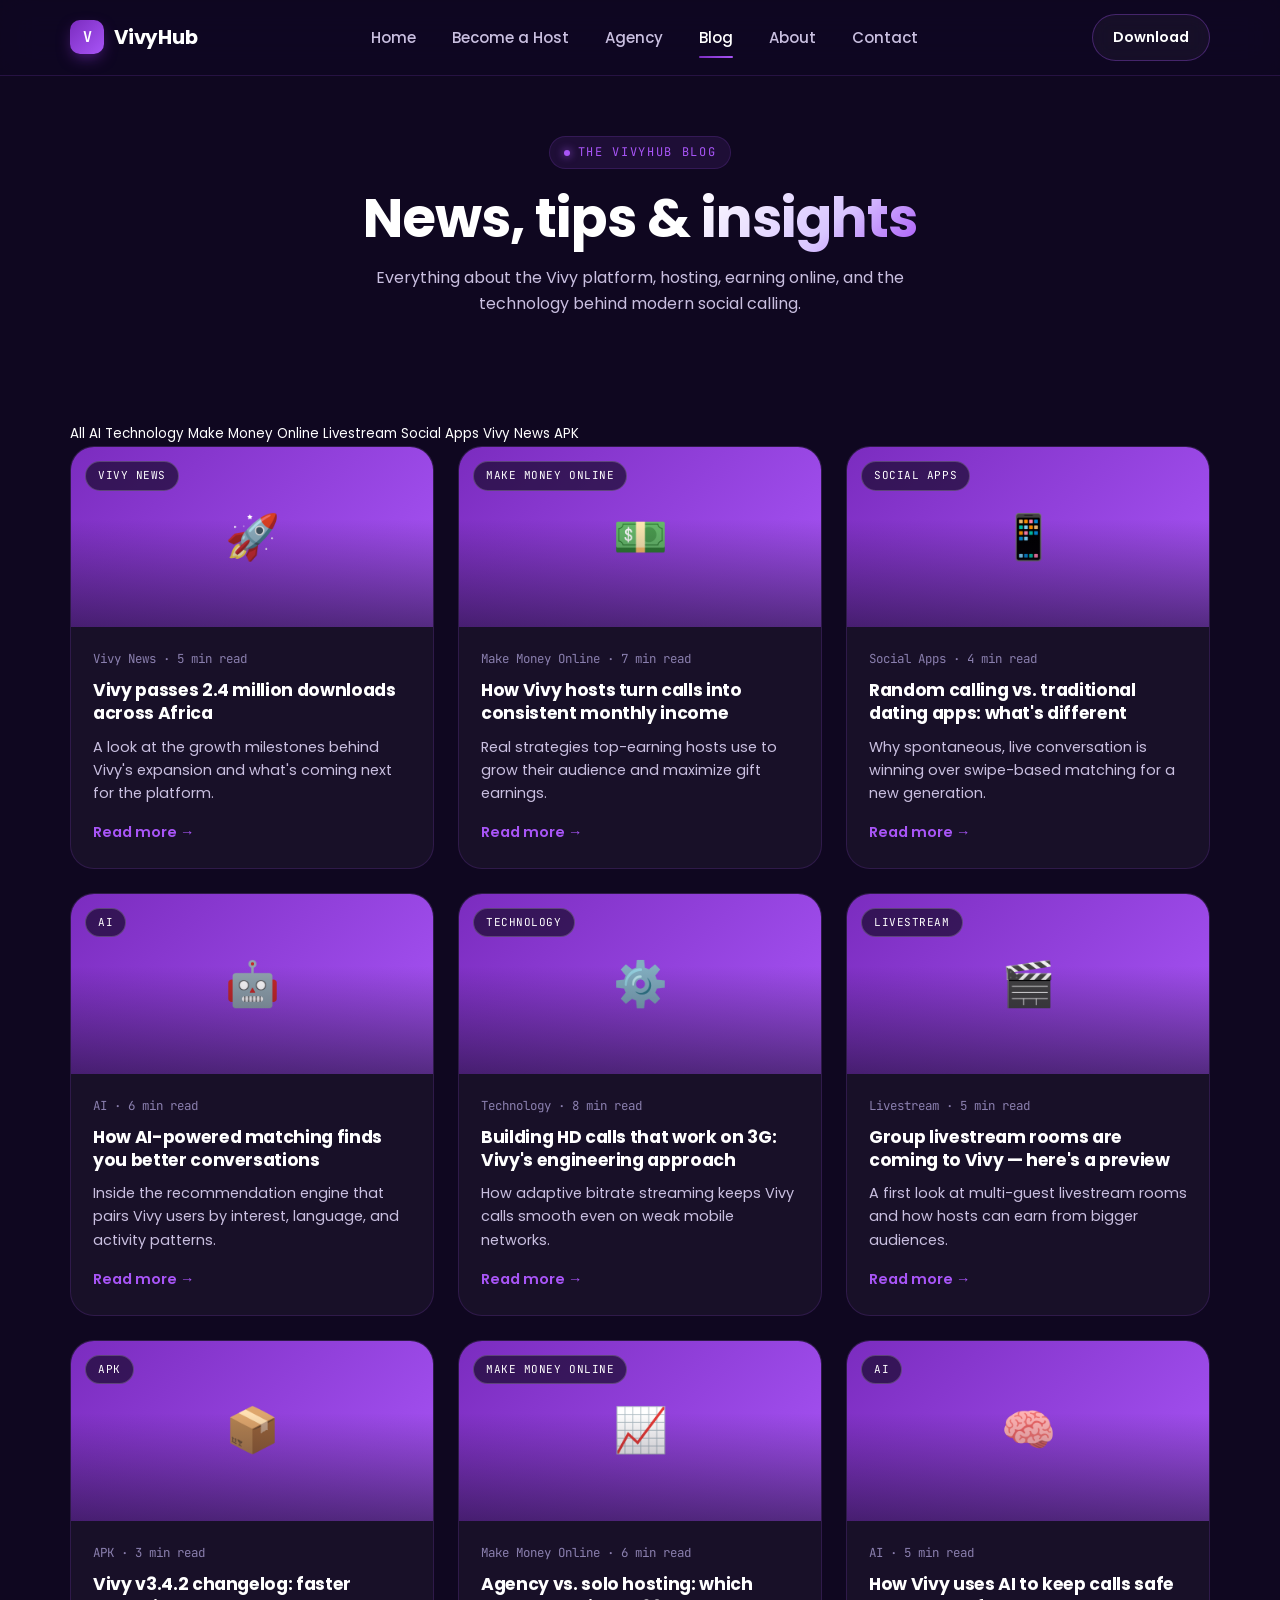
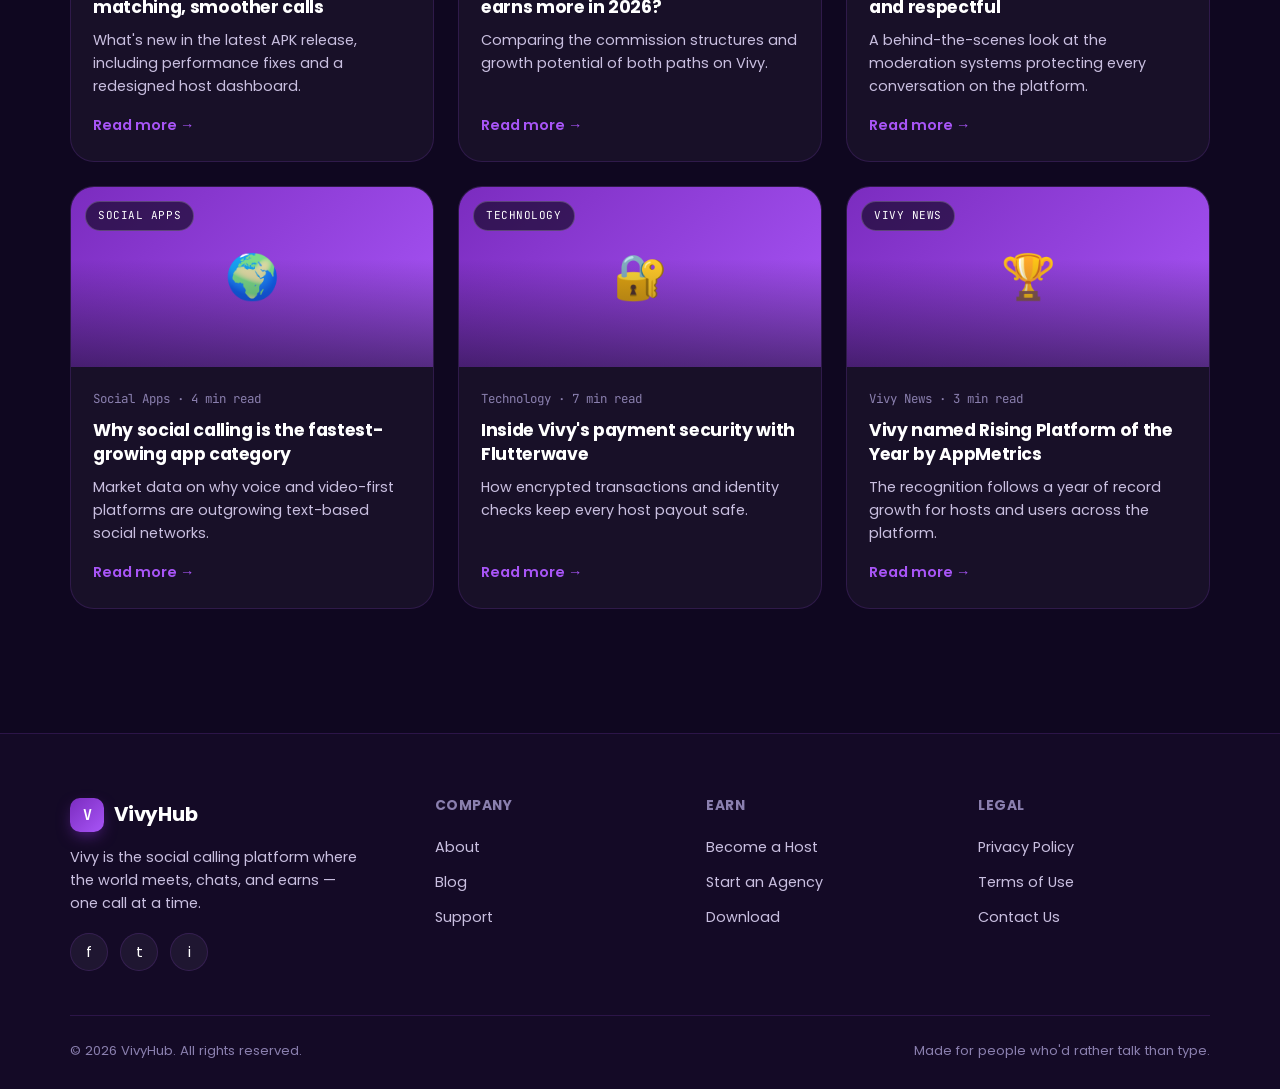
<file: blog.html>
<!DOCTYPE html>
<html lang="en">
<head>
<meta charset="UTF-8">
<meta name="viewport" content="width=device-width, initial-scale=1.0">
<title>VivyHub Blog — News, Tips & Insights on Social Calling</title>
<meta name="description" content="Read the latest VivyHub articles on AI, technology, making money online, livestreaming, social apps, Vivy news, and APK updates.">
<meta name="robots" content="index, follow">
<link rel="canonical" href="https://vivyhub.com/blog.html">

<meta property="og:type" content="website">
<meta property="og:site_name" content="VivyHub">
<meta property="og:title" content="VivyHub Blog — News, Tips & Insights">
<meta property="og:description" content="Articles on AI, technology, making money online, livestreaming, and Vivy platform news.">
<meta property="og:image" content="https://vivyhub.com/assets/og-cover.jpg">
<meta property="og:url" content="https://vivyhub.com/blog.html">
<meta name="twitter:card" content="summary_large_image">
<meta name="twitter:title" content="VivyHub Blog">
<meta name="twitter:description" content="News, tips, and insights on social calling and earning online.">
<meta name="twitter:image" content="https://vivyhub.com/assets/og-cover.jpg">

<link rel="icon" href="data:image/svg+xml,<svg xmlns=%22http://www.w3.org/2000/svg%22 viewBox=%220 0 100 100%22><rect rx=%2224%22 width=%22100%22 height=%22100%22 fill=%22%237B2CBF%22/><text x=%2250%22 y=%2266%22 font-size=%2258%22 fill=%22white%22 text-anchor=%22middle%22 font-family=%22Arial%22>V</text></svg>">
<link rel="preconnect" href="https://fonts.googleapis.com">
<link rel="preconnect" href="https://fonts.gstatic.com" crossorigin>
<link href="https://fonts.googleapis.com/css2?family=Poppins:wght@400;500;600;700;800&family=JetBrains+Mono:wght@500;700&display=swap" rel="stylesheet">
<link rel="stylesheet" href="style.css">
<script type="application/ld+json">
{
  "@context": "https://schema.org",
  "@type": "Blog",
  "name": "VivyHub Blog",
  "url": "https://vivyhub.com/blog.html",
  "publisher": { "@type": "Organization", "name": "VivyHub" }
}
</script>
</head>
<body data-page="blog">
<div class="bg-atmosphere"></div>
<div class="noise-layer"></div>
<div id="site-navbar"></div>

<header class="page-hero">
  <div class="container">
    <div class="eyebrow">The VivyHub blog</div>
    <h1>News, tips & <span class="text-gradient">insights</span></h1>
    <p>Everything about the Vivy platform, hosting, earning online, and the technology behind modern social calling.</p>
  </div>
</header>

<section class="section-tight">
  <div class="container">
    <div class="filter-bar" id="blogFilters" role="tablist" aria-label="Blog categories">
      <button class="filter-pill active" data-filter="all">All</button>
      <button class="filter-pill" data-filter="ai">AI</button>
      <button class="filter-pill" data-filter="technology">Technology</button>
      <button class="filter-pill" data-filter="money">Make Money Online</button>
      <button class="filter-pill" data-filter="livestream">Livestream</button>
      <button class="filter-pill" data-filter="social">Social Apps</button>
      <button class="filter-pill" data-filter="news">Vivy News</button>
      <button class="filter-pill" data-filter="apk">APK</button>
    </div>

    <div class="grid grid-3">

      <article class="blog-card reveal" data-category="news">
        <div class="blog-thumb"><span class="blog-tag">Vivy News</span>🚀</div>
        <div class="blog-body">
          <span class="blog-meta">Vivy News · 5 min read</span>
          <h3>Vivy passes 2.4 million downloads across Africa</h3>
          <p>A look at the growth milestones behind Vivy's expansion and what's coming next for the platform.</p>
          <a href="#" class="read-more">Read more →</a>
        </div>
      </article>

      <article class="blog-card reveal" data-category="money">
        <div class="blog-thumb"><span class="blog-tag">Make Money Online</span>💵</div>
        <div class="blog-body">
          <span class="blog-meta">Make Money Online · 7 min read</span>
          <h3>How Vivy hosts turn calls into consistent monthly income</h3>
          <p>Real strategies top-earning hosts use to grow their audience and maximize gift earnings.</p>
          <a href="#" class="read-more">Read more →</a>
        </div>
      </article>

      <article class="blog-card reveal" data-category="social">
        <div class="blog-thumb"><span class="blog-tag">Social Apps</span>📱</div>
        <div class="blog-body">
          <span class="blog-meta">Social Apps · 4 min read</span>
          <h3>Random calling vs. traditional dating apps: what's different</h3>
          <p>Why spontaneous, live conversation is winning over swipe-based matching for a new generation.</p>
          <a href="#" class="read-more">Read more →</a>
        </div>
      </article>

      <article class="blog-card reveal" data-category="ai">
        <div class="blog-thumb"><span class="blog-tag">AI</span>🤖</div>
        <div class="blog-body">
          <span class="blog-meta">AI · 6 min read</span>
          <h3>How AI-powered matching finds you better conversations</h3>
          <p>Inside the recommendation engine that pairs Vivy users by interest, language, and activity patterns.</p>
          <a href="#" class="read-more">Read more →</a>
        </div>
      </article>

      <article class="blog-card reveal" data-category="technology">
        <div class="blog-thumb"><span class="blog-tag">Technology</span>⚙️</div>
        <div class="blog-body">
          <span class="blog-meta">Technology · 8 min read</span>
          <h3>Building HD calls that work on 3G: Vivy's engineering approach</h3>
          <p>How adaptive bitrate streaming keeps Vivy calls smooth even on weak mobile networks.</p>
          <a href="#" class="read-more">Read more →</a>
        </div>
      </article>

      <article class="blog-card reveal" data-category="livestream">
        <div class="blog-thumb"><span class="blog-tag">Livestream</span>🎬</div>
        <div class="blog-body">
          <span class="blog-meta">Livestream · 5 min read</span>
          <h3>Group livestream rooms are coming to Vivy — here's a preview</h3>
          <p>A first look at multi-guest livestream rooms and how hosts can earn from bigger audiences.</p>
          <a href="#" class="read-more">Read more →</a>
        </div>
      </article>

      <article class="blog-card reveal" data-category="apk">
        <div class="blog-thumb"><span class="blog-tag">APK</span>📦</div>
        <div class="blog-body">
          <span class="blog-meta">APK · 3 min read</span>
          <h3>Vivy v3.4.2 changelog: faster matching, smoother calls</h3>
          <p>What's new in the latest APK release, including performance fixes and a redesigned host dashboard.</p>
          <a href="#" class="read-more">Read more →</a>
        </div>
      </article>

      <article class="blog-card reveal" data-category="money">
        <div class="blog-thumb"><span class="blog-tag">Make Money Online</span>📈</div>
        <div class="blog-body">
          <span class="blog-meta">Make Money Online · 6 min read</span>
          <h3>Agency vs. solo hosting: which earns more in 2026?</h3>
          <p>Comparing the commission structures and growth potential of both paths on Vivy.</p>
          <a href="#" class="read-more">Read more →</a>
        </div>
      </article>

      <article class="blog-card reveal" data-category="ai">
        <div class="blog-thumb"><span class="blog-tag">AI</span>🧠</div>
        <div class="blog-body">
          <span class="blog-meta">AI · 5 min read</span>
          <h3>How Vivy uses AI to keep calls safe and respectful</h3>
          <p>A behind-the-scenes look at the moderation systems protecting every conversation on the platform.</p>
          <a href="#" class="read-more">Read more →</a>
        </div>
      </article>

      <article class="blog-card reveal" data-category="social">
        <div class="blog-thumb"><span class="blog-tag">Social Apps</span>🌍</div>
        <div class="blog-body">
          <span class="blog-meta">Social Apps · 4 min read</span>
          <h3>Why social calling is the fastest-growing app category</h3>
          <p>Market data on why voice and video-first platforms are outgrowing text-based social networks.</p>
          <a href="#" class="read-more">Read more →</a>
        </div>
      </article>

      <article class="blog-card reveal" data-category="technology">
        <div class="blog-thumb"><span class="blog-tag">Technology</span>🔐</div>
        <div class="blog-body">
          <span class="blog-meta">Technology · 7 min read</span>
          <h3>Inside Vivy's payment security with Flutterwave</h3>
          <p>How encrypted transactions and identity checks keep every host payout safe.</p>
          <a href="#" class="read-more">Read more →</a>
        </div>
      </article>

      <article class="blog-card reveal" data-category="news">
        <div class="blog-thumb"><span class="blog-tag">Vivy News</span>🏆</div>
        <div class="blog-body">
          <span class="blog-meta">Vivy News · 3 min read</span>
          <h3>Vivy named Rising Platform of the Year by AppMetrics</h3>
          <p>The recognition follows a year of record growth for hosts and users across the platform.</p>
          <a href="#" class="read-more">Read more →</a>
        </div>
      </article>

    </div>
  </div>
</section>

<div id="site-footer"></div>
<script src="script.js"></script>
</body>
</html>
</file>
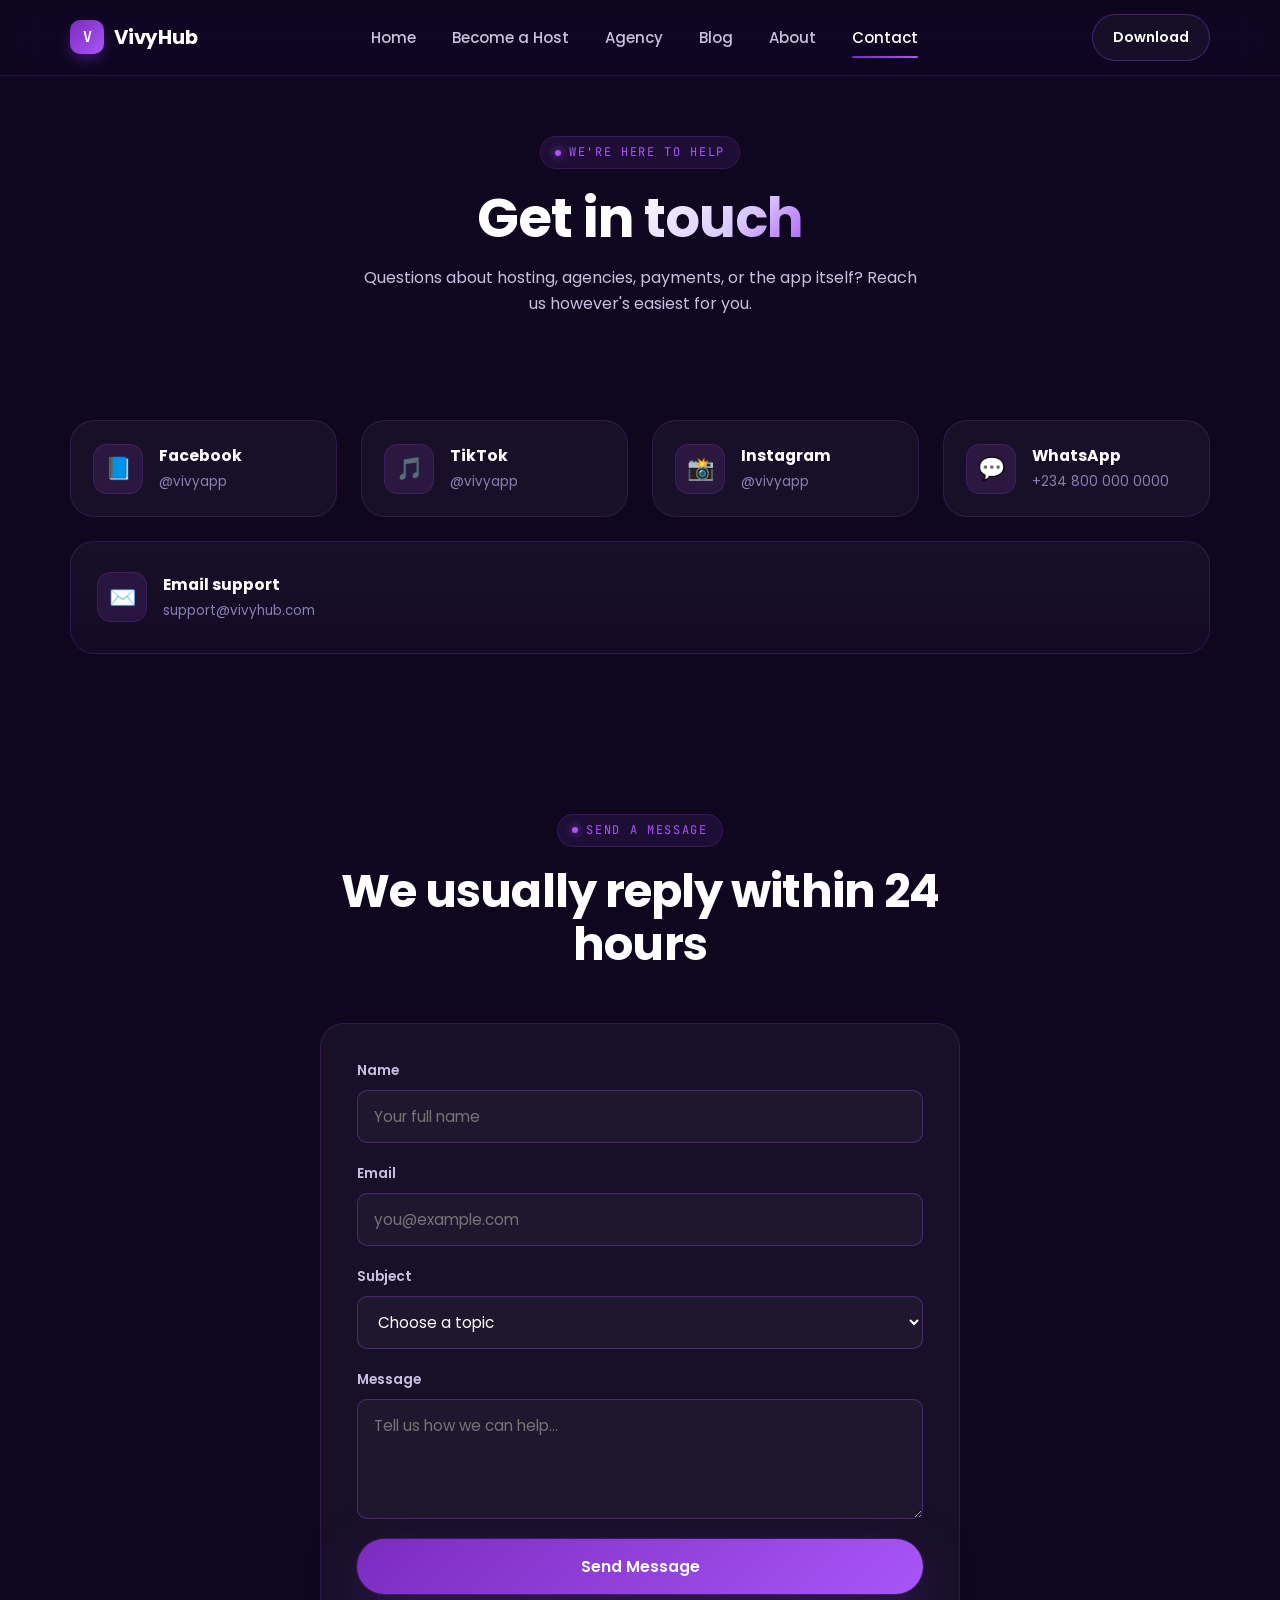
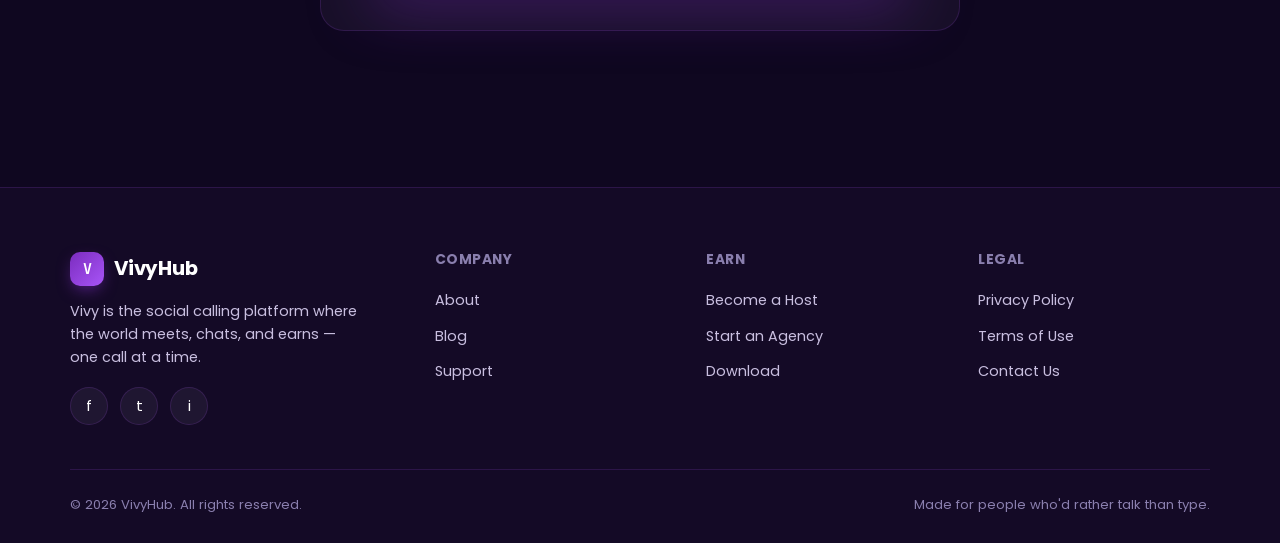
<file: contact.html>
<!DOCTYPE html>
<html lang="en">
<head>
<meta charset="UTF-8">
<meta name="viewport" content="width=device-width, initial-scale=1.0">
<title>Contact VivyHub — Support & Social Channels</title>
<meta name="description" content="Get in touch with the Vivy team. Reach us on Facebook, TikTok, Instagram, WhatsApp, or email, or send a message directly through our contact form.">
<meta name="robots" content="index, follow">
<link rel="canonical" href="https://vivyhub.com/contact.html">

<meta property="og:type" content="website">
<meta property="og:site_name" content="VivyHub">
<meta property="og:title" content="Contact VivyHub">
<meta property="og:description" content="Reach the Vivy team through social media, WhatsApp, email, or our contact form.">
<meta property="og:image" content="https://vivyhub.com/assets/og-cover.jpg">
<meta property="og:url" content="https://vivyhub.com/contact.html">
<meta name="twitter:card" content="summary_large_image">
<meta name="twitter:title" content="Contact VivyHub">
<meta name="twitter:description" content="Reach the Vivy team through social media, WhatsApp, email, or our contact form.">
<meta name="twitter:image" content="https://vivyhub.com/assets/og-cover.jpg">

<link rel="icon" href="data:image/svg+xml,<svg xmlns=%22http://www.w3.org/2000/svg%22 viewBox=%220 0 100 100%22><rect rx=%2224%22 width=%22100%22 height=%22100%22 fill=%22%237B2CBF%22/><text x=%2250%22 y=%2266%22 font-size=%2258%22 fill=%22white%22 text-anchor=%22middle%22 font-family=%22Arial%22>V</text></svg>">
<link rel="preconnect" href="https://fonts.googleapis.com">
<link rel="preconnect" href="https://fonts.gstatic.com" crossorigin>
<link href="https://fonts.googleapis.com/css2?family=Poppins:wght@400;500;600;700;800&family=JetBrains+Mono:wght@500;700&display=swap" rel="stylesheet">
<link rel="stylesheet" href="style.css">
<script type="application/ld+json">
{
  "@context": "https://schema.org",
  "@type": "ContactPage",
  "url": "https://vivyhub.com/contact.html",
  "about": { "@type": "Organization", "name": "VivyHub", "email": "support@vivyhub.com" }
}
</script>
</head>
<body data-page="contact">
<div class="bg-atmosphere"></div>
<div class="noise-layer"></div>
<div id="site-navbar"></div>

<header class="page-hero">
  <div class="container">
    <div class="eyebrow">We're here to help</div>
    <h1>Get in <span class="text-gradient">touch</span></h1>
    <p>Questions about hosting, agencies, payments, or the app itself? Reach us however's easiest for you.</p>
  </div>
</header>

<section class="section-tight">
  <div class="container">
    <div class="grid grid-4">
      <a href="https://facebook.com/vivyapp" target="_blank" rel="noopener" class="channel-card reveal">
        <div class="channel-icon">📘</div>
        <div class="channel-info"><b>Facebook</b><span>@vivyapp</span></div>
      </a>
      <a href="https://tiktok.com/@vivyapp" target="_blank" rel="noopener" class="channel-card reveal">
        <div class="channel-icon">🎵</div>
        <div class="channel-info"><b>TikTok</b><span>@vivyapp</span></div>
      </a>
      <a href="https://instagram.com/vivyapp" target="_blank" rel="noopener" class="channel-card reveal">
        <div class="channel-icon">📸</div>
        <div class="channel-info"><b>Instagram</b><span>@vivyapp</span></div>
      </a>
      <a href="https://wa.me/2348000000000" target="_blank" rel="noopener" class="channel-card reveal">
        <div class="channel-icon">💬</div>
        <div class="channel-info"><b>WhatsApp</b><span>+234 800 000 0000</span></div>
      </a>
    </div>
    <div class="card reveal" style="margin-top:24px; display:flex; align-items:center; gap:16px;">
      <div class="channel-icon">✉️</div>
      <div class="channel-info"><b>Email support</b><span>support@vivyhub.com</span></div>
    </div>
  </div>
</section>

<section class="section">
  <div class="container">
    <div class="section-head center reveal">
      <div class="eyebrow">Send a message</div>
      <h2>We usually reply within 24 hours</h2>
    </div>
    <div class="form-panel reveal" style="max-width:640px; margin:0 auto;">
      <form data-demo-form>
        <div class="form-row">
          <label for="cName">Name</label>
          <input id="cName" type="text" placeholder="Your full name" required>
        </div>
        <div class="form-row">
          <label for="cEmail">Email</label>
          <input id="cEmail" type="email" placeholder="you@example.com" required>
        </div>
        <div class="form-row">
          <label for="cSubject">Subject</label>
          <select id="cSubject" required>
            <option value="">Choose a topic</option>
            <option>General question</option>
            <option>Host support</option>
            <option>Agency partnership</option>
            <option>Payment issue</option>
            <option>Report a problem</option>
          </select>
        </div>
        <div class="form-row">
          <label for="cMessage">Message</label>
          <textarea id="cMessage" placeholder="Tell us how we can help..." required></textarea>
        </div>
        <button type="submit" class="btn btn-primary btn-block">Send Message</button>
      </form>
      <div class="form-success">✅ Message sent! Our support team will get back to you soon.</div>
    </div>
  </div>
</section>

<div id="site-footer"></div>
<script src="script.js"></script>
</body>
</html>
</file>
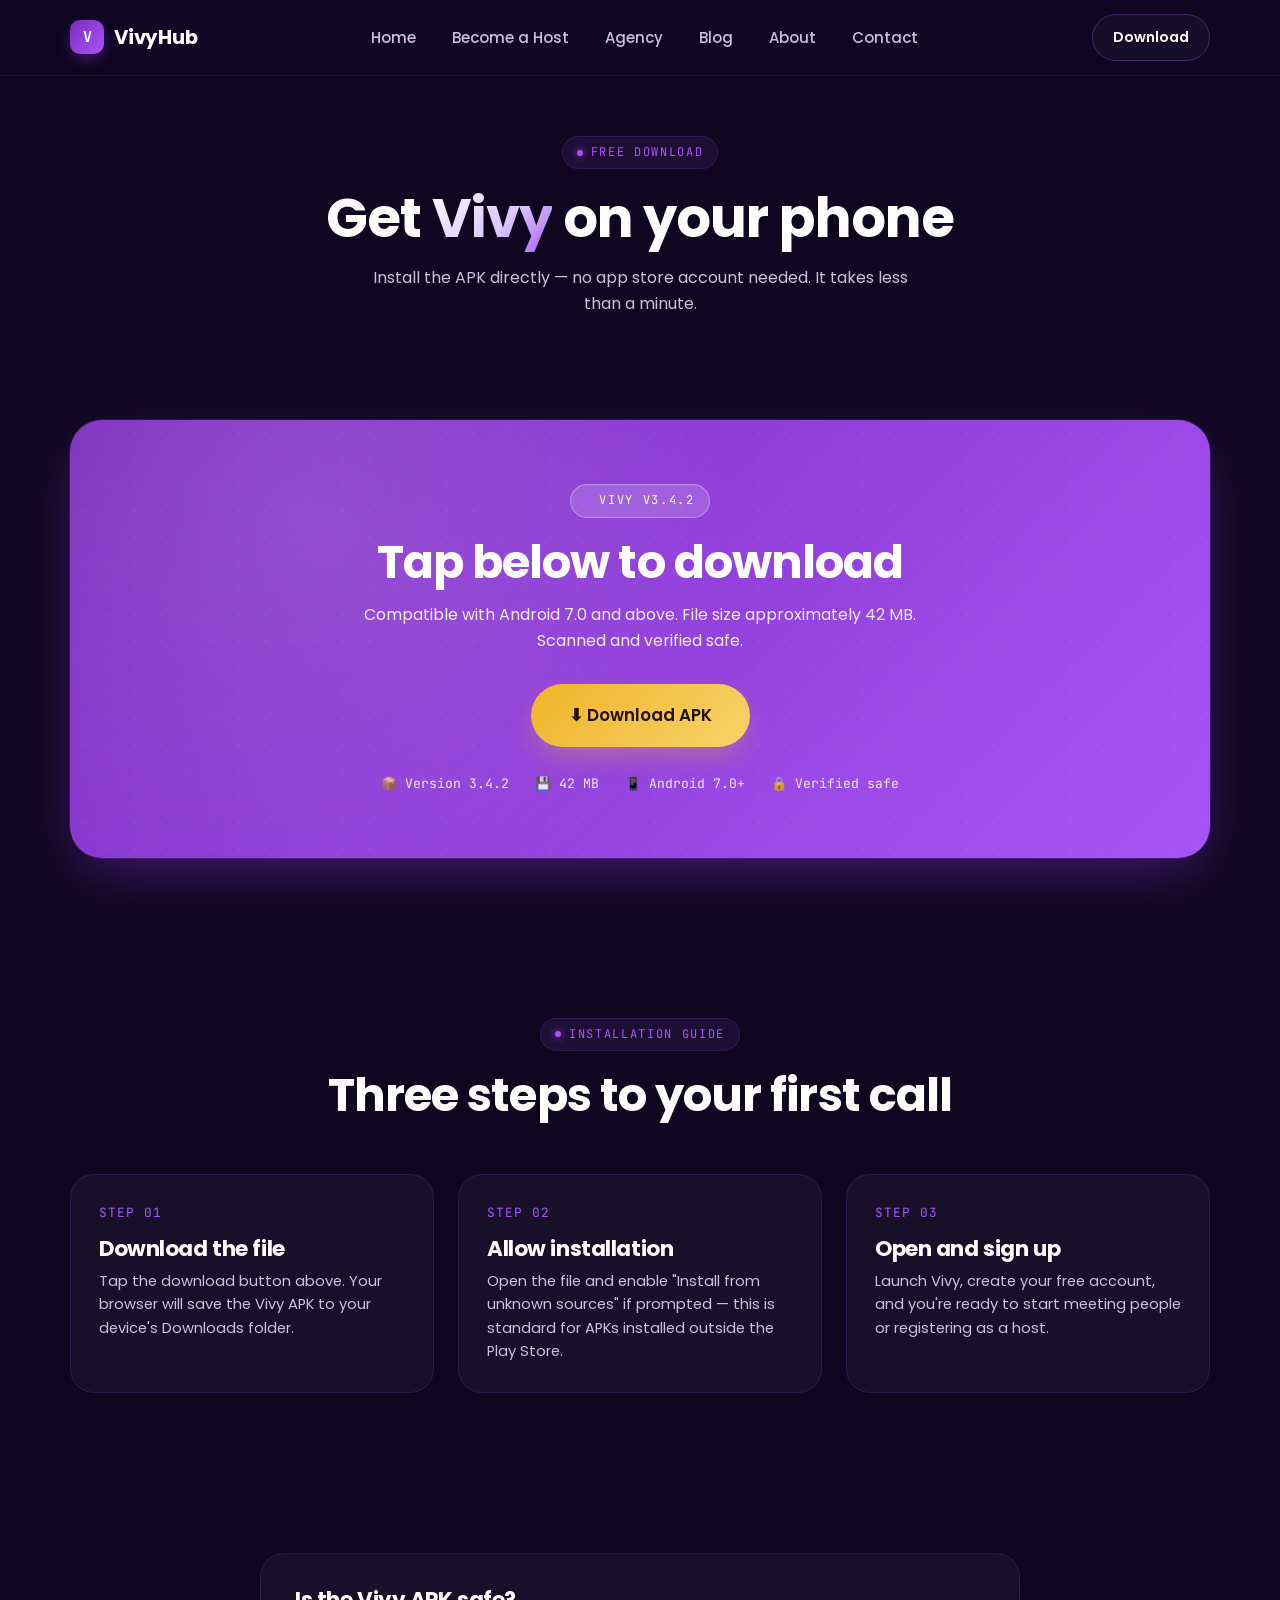
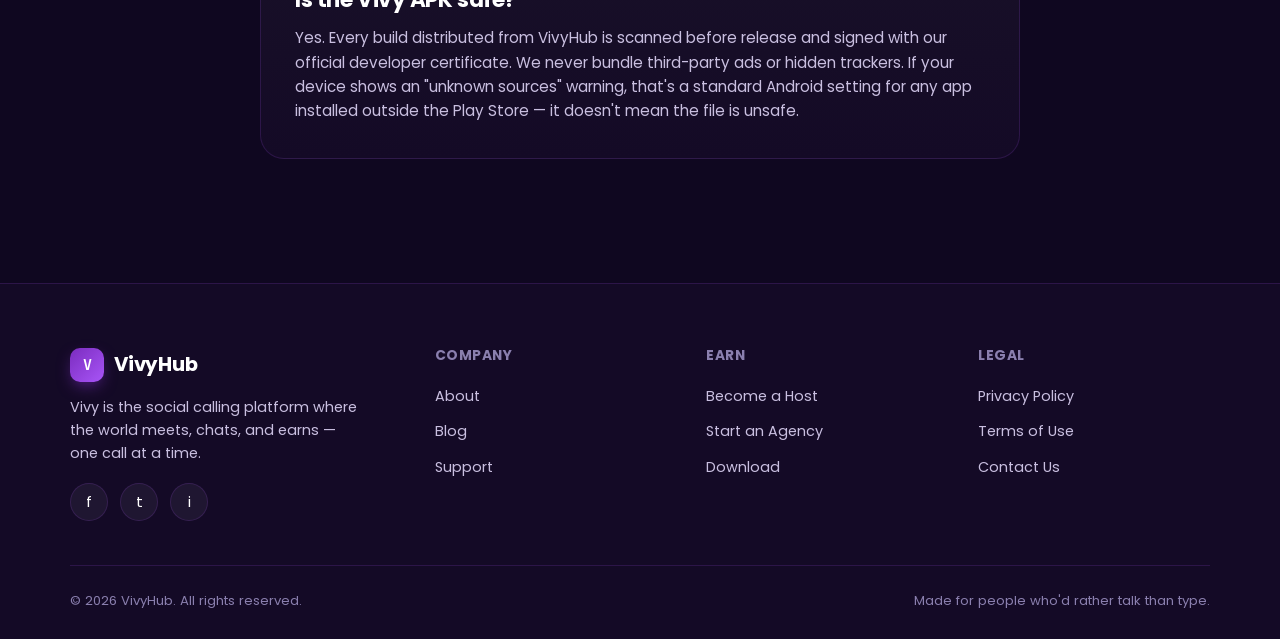
<file: download.html>
<!DOCTYPE html>
<html lang="en">
<head>
<meta charset="UTF-8">
<meta name="viewport" content="width=device-width, initial-scale=1.0">
<title>Download Vivy APK — Free Social Calling App | VivyHub</title>
<meta name="description" content="Download the official Vivy APK for free. Install the social calling app on Android, start meeting new people, and unlock host earnings in minutes.">
<meta name="robots" content="index, follow">
<link rel="canonical" href="https://vivyhub.com/download.html">

<meta property="og:type" content="website">
<meta property="og:site_name" content="VivyHub">
<meta property="og:title" content="Download Vivy APK — Free Social Calling App">
<meta property="og:description" content="Install Vivy on Android in three simple steps and start earning as a host.">
<meta property="og:image" content="https://vivyhub.com/assets/og-cover.jpg">
<meta property="og:url" content="https://vivyhub.com/download.html">
<meta name="twitter:card" content="summary_large_image">
<meta name="twitter:title" content="Download Vivy APK">
<meta name="twitter:description" content="Install Vivy on Android and start meeting, chatting, and earning today.">
<meta name="twitter:image" content="https://vivyhub.com/assets/og-cover.jpg">

<link rel="icon" href="data:image/svg+xml,<svg xmlns=%22http://www.w3.org/2000/svg%22 viewBox=%220 0 100 100%22><rect rx=%2224%22 width=%22100%22 height=%22100%22 fill=%22%237B2CBF%22/><text x=%2250%22 y=%2266%22 font-size=%2258%22 fill=%22white%22 text-anchor=%22middle%22 font-family=%22Arial%22>V</text></svg>">
<link rel="preconnect" href="https://fonts.googleapis.com">
<link rel="preconnect" href="https://fonts.gstatic.com" crossorigin>
<link href="https://fonts.googleapis.com/css2?family=Poppins:wght@400;500;600;700;800&family=JetBrains+Mono:wght@500;700&display=swap" rel="stylesheet">
<link rel="stylesheet" href="style.css">
<script type="application/ld+json">
{
  "@context": "https://schema.org",
  "@type": "SoftwareApplication",
  "name": "Vivy",
  "operatingSystem": "ANDROID",
  "applicationCategory": "SocialNetworkingApplication",
  "downloadUrl": "https://github.com/gakachi95-gif/Vivylive-/releases/latest/download/vivy.apk",
  "softwareVersion": "3.4.2",
  "aggregateRating": { "@type": "AggregateRating", "ratingValue": "4.8", "ratingCount": "58210" }
}
</script>
</head>
<body data-page="download">
<div class="bg-atmosphere"></div>
<div class="noise-layer"></div>
<div id="site-navbar"></div>

<header class="page-hero">
  <div class="container">
    <div class="eyebrow">Free download</div>
    <h1>Get <span class="text-gradient">Vivy</span> on your phone</h1>
    <p>Install the APK directly — no app store account needed. It takes less than a minute.</p>
  </div>
</header>

<section class="section-tight">
  <div class="container">
    <div class="download-panel reveal">
      <div class="eyebrow" style="background:rgba(255,255,255,0.16); color:#fff; border-color:rgba(255,255,255,0.3);">Vivy v3.4.2</div>
      <h2>Tap below to download</h2>
      <p>Compatible with Android 7.0 and above. File size approximately 42 MB. Scanned and verified safe.</p>
      <a href="#" id="apkDownloadBtn" class="btn btn-gold" data-apk-link style="font-size:1.05rem; padding:18px 38px;">⬇ Download APK</a>
      <div class="download-meta">
        <span>📦 Version 3.4.2</span>
        <span>💾 42 MB</span>
        <span>📱 Android 7.0+</span>
        <span>🔒 Verified safe</span>
      </div>
    </div>
  </div>
</section>

<section class="section">
  <div class="container">
    <div class="section-head center reveal">
      <div class="eyebrow">Installation guide</div>
      <h2>Three steps to your first call</h2>
    </div>
    <div class="steps">
      <div class="step reveal">
        <span class="num">STEP 01</span>
        <h3>Download the file</h3>
        <p>Tap the download button above. Your browser will save the Vivy APK to your device's Downloads folder.</p>
      </div>
      <div class="step reveal">
        <span class="num">STEP 02</span>
        <h3>Allow installation</h3>
        <p>Open the file and enable "Install from unknown sources" if prompted — this is standard for APKs installed outside the Play Store.</p>
      </div>
      <div class="step reveal">
        <span class="num">STEP 03</span>
        <h3>Open and sign up</h3>
        <p>Launch Vivy, create your free account, and you're ready to start meeting people or registering as a host.</p>
      </div>
    </div>
  </div>
</section>

<section class="section-tight">
  <div class="container">
    <div class="card reveal" style="max-width:760px; margin:0 auto; padding:34px;">
      <h3 style="margin-bottom:14px;">Is the Vivy APK safe?</h3>
      <p style="font-size:0.95rem;">Yes. Every build distributed from VivyHub is scanned before release and signed with our official developer certificate. We never bundle third-party ads or hidden trackers. If your device shows an "unknown sources" warning, that's a standard Android setting for any app installed outside the Play Store — it doesn't mean the file is unsafe.</p>
    </div>
  </div>
</section>

<div id="site-footer"></div>
<script src="script.js"></script>
</body>
</html>
</file>
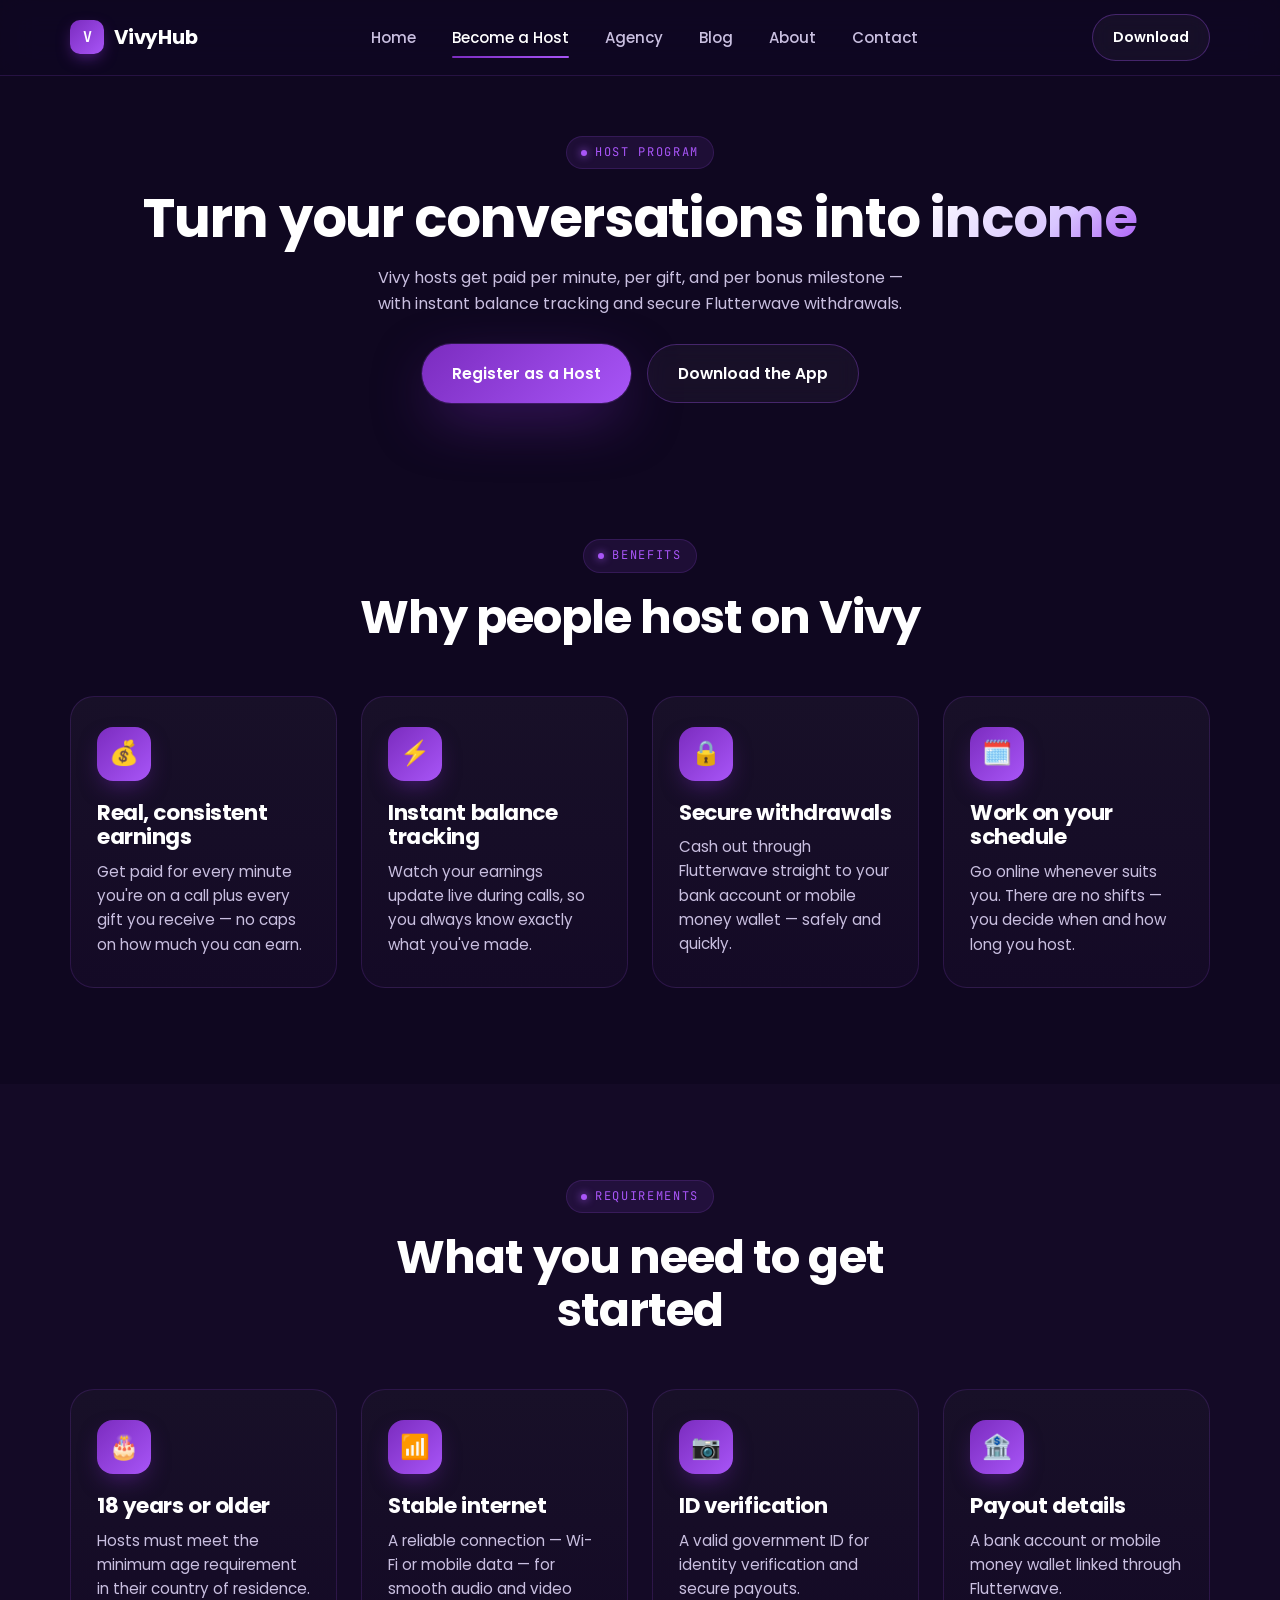
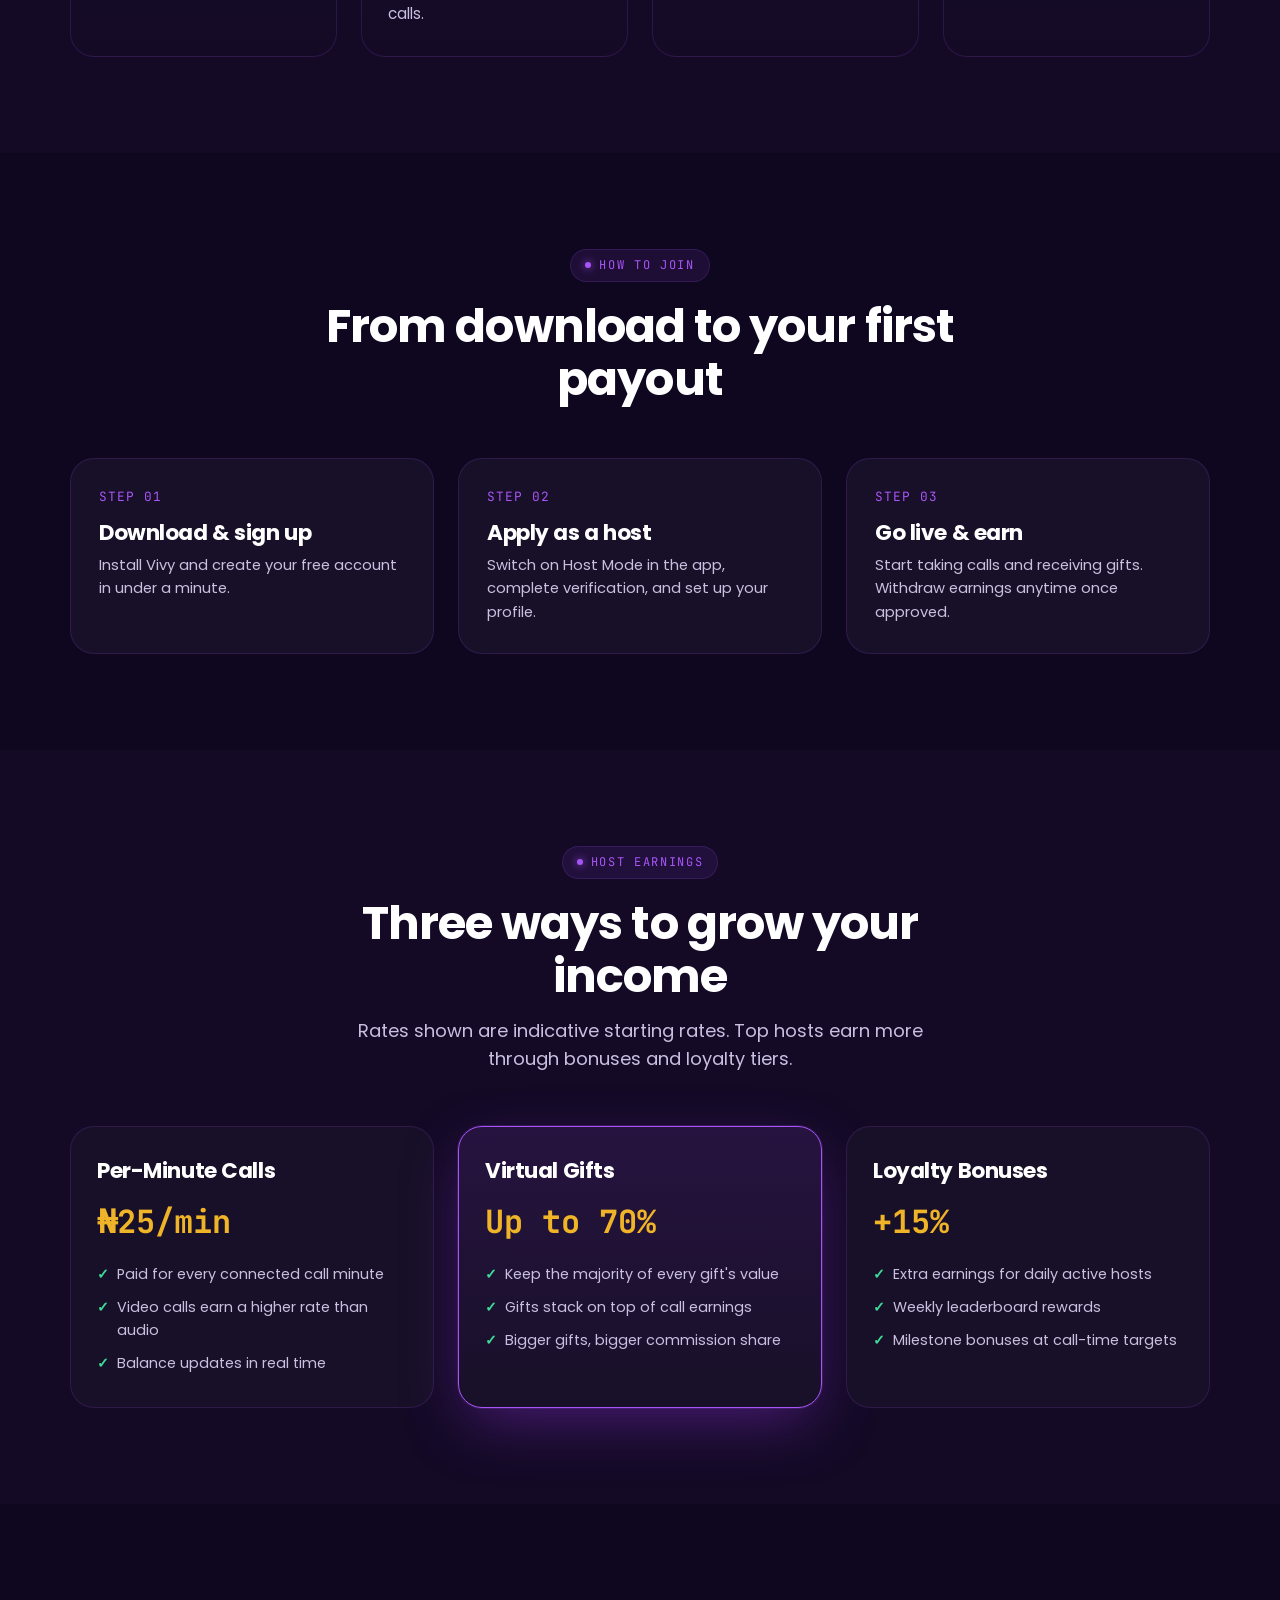
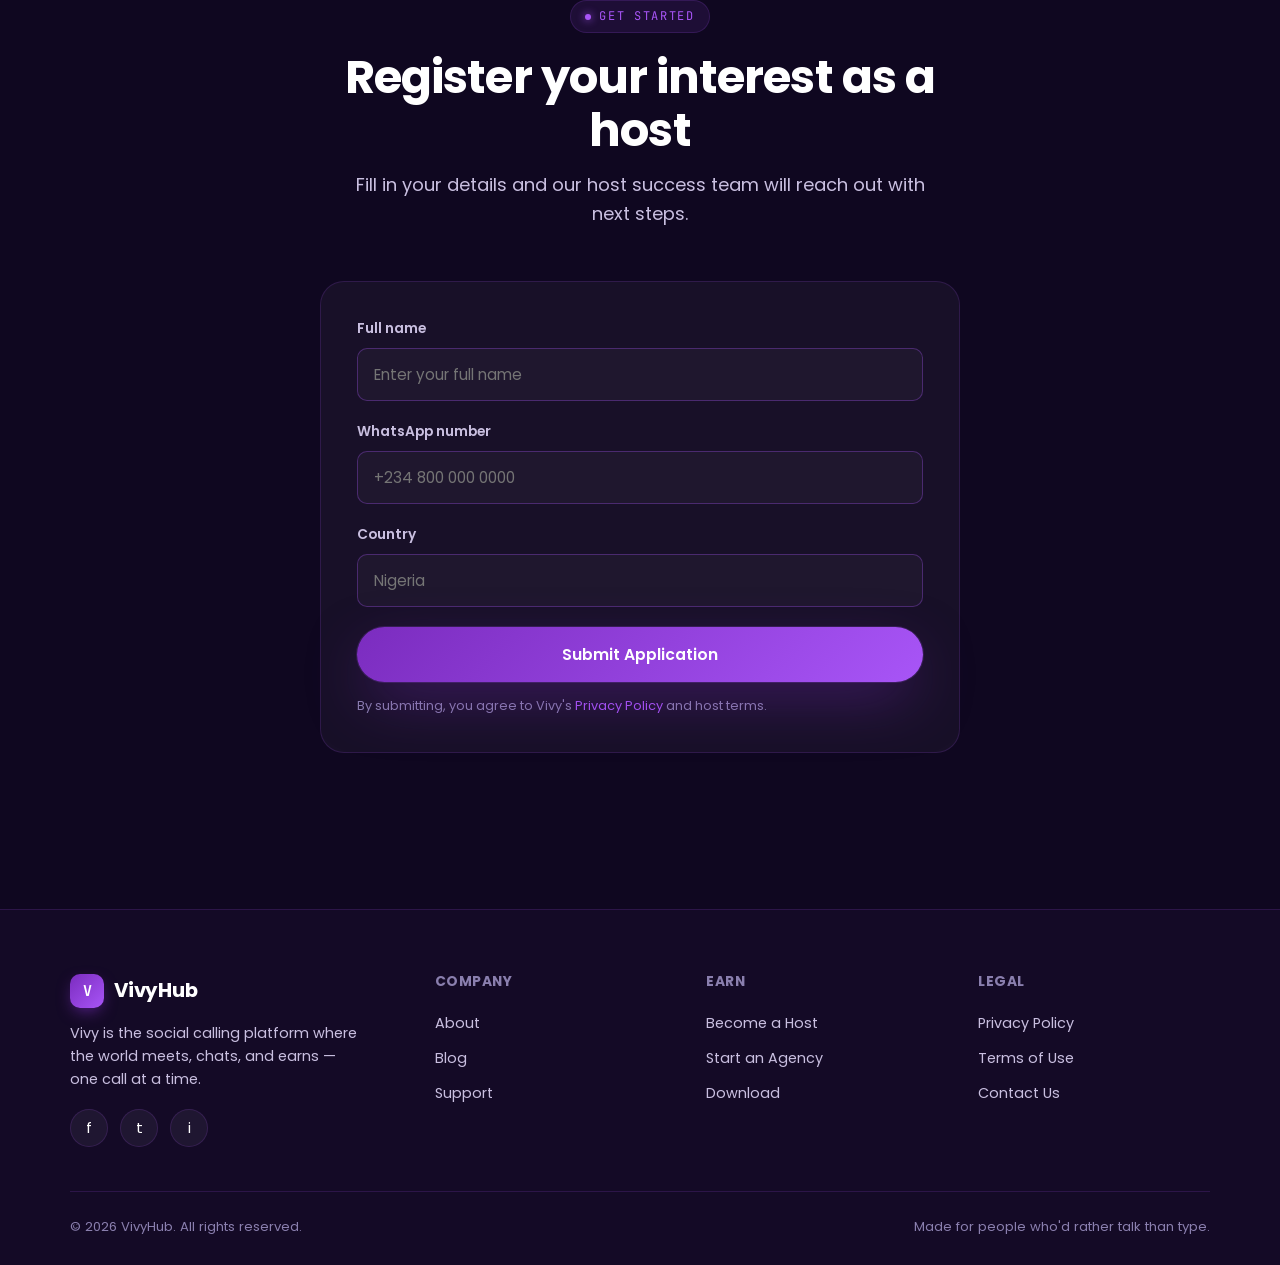
<file: host.html>
<!DOCTYPE html>
<html lang="en">
<head>
<meta charset="UTF-8">
<meta name="viewport" content="width=device-width, initial-scale=1.0">
<title>Become a Vivy Host — Earn Money on Every Call | VivyHub</title>
<meta name="description" content="Become a Vivy host and get paid for calls, gifts, and time spent connecting with people. Learn the requirements, earnings tiers, and how to join today.">
<meta name="robots" content="index, follow">
<link rel="canonical" href="https://vivyhub.com/host.html">

<meta property="og:type" content="website">
<meta property="og:site_name" content="VivyHub">
<meta property="og:title" content="Become a Vivy Host — Earn Money on Every Call">
<meta property="og:description" content="Turn conversations into income. See requirements, earnings tiers, and how to become a Vivy host.">
<meta property="og:image" content="https://vivyhub.com/assets/og-cover.jpg">
<meta property="og:url" content="https://vivyhub.com/host.html">
<meta name="twitter:card" content="summary_large_image">
<meta name="twitter:title" content="Become a Vivy Host">
<meta name="twitter:description" content="Earn money for every call, gift, and minute on Vivy.">
<meta name="twitter:image" content="https://vivyhub.com/assets/og-cover.jpg">

<link rel="icon" href="data:image/svg+xml,<svg xmlns=%22http://www.w3.org/2000/svg%22 viewBox=%220 0 100 100%22><rect rx=%2224%22 width=%22100%22 height=%22100%22 fill=%22%237B2CBF%22/><text x=%2250%22 y=%2266%22 font-size=%2258%22 fill=%22white%22 text-anchor=%22middle%22 font-family=%22Arial%22>V</text></svg>">
<link rel="preconnect" href="https://fonts.googleapis.com">
<link rel="preconnect" href="https://fonts.gstatic.com" crossorigin>
<link href="https://fonts.googleapis.com/css2?family=Poppins:wght@400;500;600;700;800&family=JetBrains+Mono:wght@500;700&display=swap" rel="stylesheet">
<link rel="stylesheet" href="style.css">
</head>
<body data-page="host">
<div class="bg-atmosphere"></div>
<div class="noise-layer"></div>
<div id="site-navbar"></div>

<header class="page-hero">
  <div class="container">
    <div class="eyebrow">Host program</div>
    <h1>Turn your conversations into <span class="text-gradient">income</span></h1>
    <p>Vivy hosts get paid per minute, per gift, and per bonus milestone — with instant balance tracking and secure Flutterwave withdrawals.</p>
    <div class="hero-actions" style="justify-content:center; margin-top:28px;">
      <a href="#host-form" class="btn btn-primary">Register as a Host</a>
      <a href="download.html" class="btn btn-ghost" data-apk-link>Download the App</a>
    </div>
  </div>
</header>

<!-- Benefits -->
<section class="section">
  <div class="container">
    <div class="section-head center reveal">
      <div class="eyebrow">Benefits</div>
      <h2>Why people host on Vivy</h2>
    </div>
    <div class="grid grid-4">
      <div class="card reveal">
        <div class="feature-icon">💰</div>
        <h3>Real, consistent earnings</h3>
        <p>Get paid for every minute you're on a call plus every gift you receive — no caps on how much you can earn.</p>
      </div>
      <div class="card reveal">
        <div class="feature-icon">⚡</div>
        <h3>Instant balance tracking</h3>
        <p>Watch your earnings update live during calls, so you always know exactly what you've made.</p>
      </div>
      <div class="card reveal">
        <div class="feature-icon">🔒</div>
        <h3>Secure withdrawals</h3>
        <p>Cash out through Flutterwave straight to your bank account or mobile money wallet — safely and quickly.</p>
      </div>
      <div class="card reveal">
        <div class="feature-icon">🗓️</div>
        <h3>Work on your schedule</h3>
        <p>Go online whenever suits you. There are no shifts — you decide when and how long you host.</p>
      </div>
    </div>
  </div>
</section>

<!-- Requirements -->
<section class="section" style="background:var(--bg-alt);">
  <div class="container">
    <div class="section-head center reveal">
      <div class="eyebrow">Requirements</div>
      <h2>What you need to get started</h2>
    </div>
    <div class="grid grid-4">
      <div class="card reveal"><div class="feature-icon">🎂</div><h3>18 years or older</h3><p>Hosts must meet the minimum age requirement in their country of residence.</p></div>
      <div class="card reveal"><div class="feature-icon">📶</div><h3>Stable internet</h3><p>A reliable connection — Wi-Fi or mobile data — for smooth audio and video calls.</p></div>
      <div class="card reveal"><div class="feature-icon">📷</div><h3>ID verification</h3><p>A valid government ID for identity verification and secure payouts.</p></div>
      <div class="card reveal"><div class="feature-icon">🏦</div><h3>Payout details</h3><p>A bank account or mobile money wallet linked through Flutterwave.</p></div>
    </div>
  </div>
</section>

<!-- How to join -->
<section class="section">
  <div class="container">
    <div class="section-head center reveal">
      <div class="eyebrow">How to join</div>
      <h2>From download to your first payout</h2>
    </div>
    <div class="steps">
      <div class="step reveal"><span class="num">STEP 01</span><h3>Download & sign up</h3><p>Install Vivy and create your free account in under a minute.</p></div>
      <div class="step reveal"><span class="num">STEP 02</span><h3>Apply as a host</h3><p>Switch on Host Mode in the app, complete verification, and set up your profile.</p></div>
      <div class="step reveal"><span class="num">STEP 03</span><h3>Go live & earn</h3><p>Start taking calls and receiving gifts. Withdraw earnings anytime once approved.</p></div>
    </div>
  </div>
</section>

<!-- Host earnings -->
<section class="section" style="background:var(--bg-alt);">
  <div class="container">
    <div class="section-head center reveal">
      <div class="eyebrow">Host earnings</div>
      <h2>Three ways to grow your income</h2>
      <p class="lede" style="margin:14px auto 0;">Rates shown are indicative starting rates. Top hosts earn more through bonuses and loyalty tiers.</p>
    </div>
    <div class="grid grid-3">
      <div class="tier-card reveal">
        <h3>Per-Minute Calls</h3>
        <div class="rate">₦25/min</div>
        <ul>
          <li>Paid for every connected call minute</li>
          <li>Video calls earn a higher rate than audio</li>
          <li>Balance updates in real time</li>
        </ul>
      </div>
      <div class="tier-card highlight reveal">
        <h3>Virtual Gifts</h3>
        <div class="rate">Up to 70%</div>
        <ul>
          <li>Keep the majority of every gift's value</li>
          <li>Gifts stack on top of call earnings</li>
          <li>Bigger gifts, bigger commission share</li>
        </ul>
      </div>
      <div class="tier-card reveal">
        <h3>Loyalty Bonuses</h3>
        <div class="rate">+15%</div>
        <ul>
          <li>Extra earnings for daily active hosts</li>
          <li>Weekly leaderboard rewards</li>
          <li>Milestone bonuses at call-time targets</li>
        </ul>
      </div>
    </div>
  </div>
</section>

<!-- Registration -->
<section class="section" id="host-form">
  <div class="container">
    <div class="section-head center reveal">
      <div class="eyebrow">Get started</div>
      <h2>Register your interest as a host</h2>
      <p class="lede" style="margin:14px auto 0;">Fill in your details and our host success team will reach out with next steps.</p>
    </div>
    <div class="form-panel reveal" style="max-width:640px; margin:0 auto;">
      <form data-demo-form>
        <div class="form-row">
          <label for="hName">Full name</label>
          <input id="hName" type="text" placeholder="Enter your full name" required>
        </div>
        <div class="form-row">
          <label for="hPhone">WhatsApp number</label>
          <input id="hPhone" type="tel" placeholder="+234 800 000 0000" required>
        </div>
        <div class="form-row">
          <label for="hCountry">Country</label>
          <input id="hCountry" type="text" placeholder="Nigeria" required>
        </div>
        <button type="submit" class="btn btn-primary btn-block">Submit Application</button>
      </form>
      <div class="form-success">✅ Thanks! Your host application has been received. Our team will contact you on WhatsApp shortly.</div>
      <p class="form-note">By submitting, you agree to Vivy's <a href="privacy.html" style="color:var(--secondary);">Privacy Policy</a> and host terms.</p>
    </div>
  </div>
</section>

<div id="site-footer"></div>
<script src="script.js"></script>
</body>
</html>
</file>
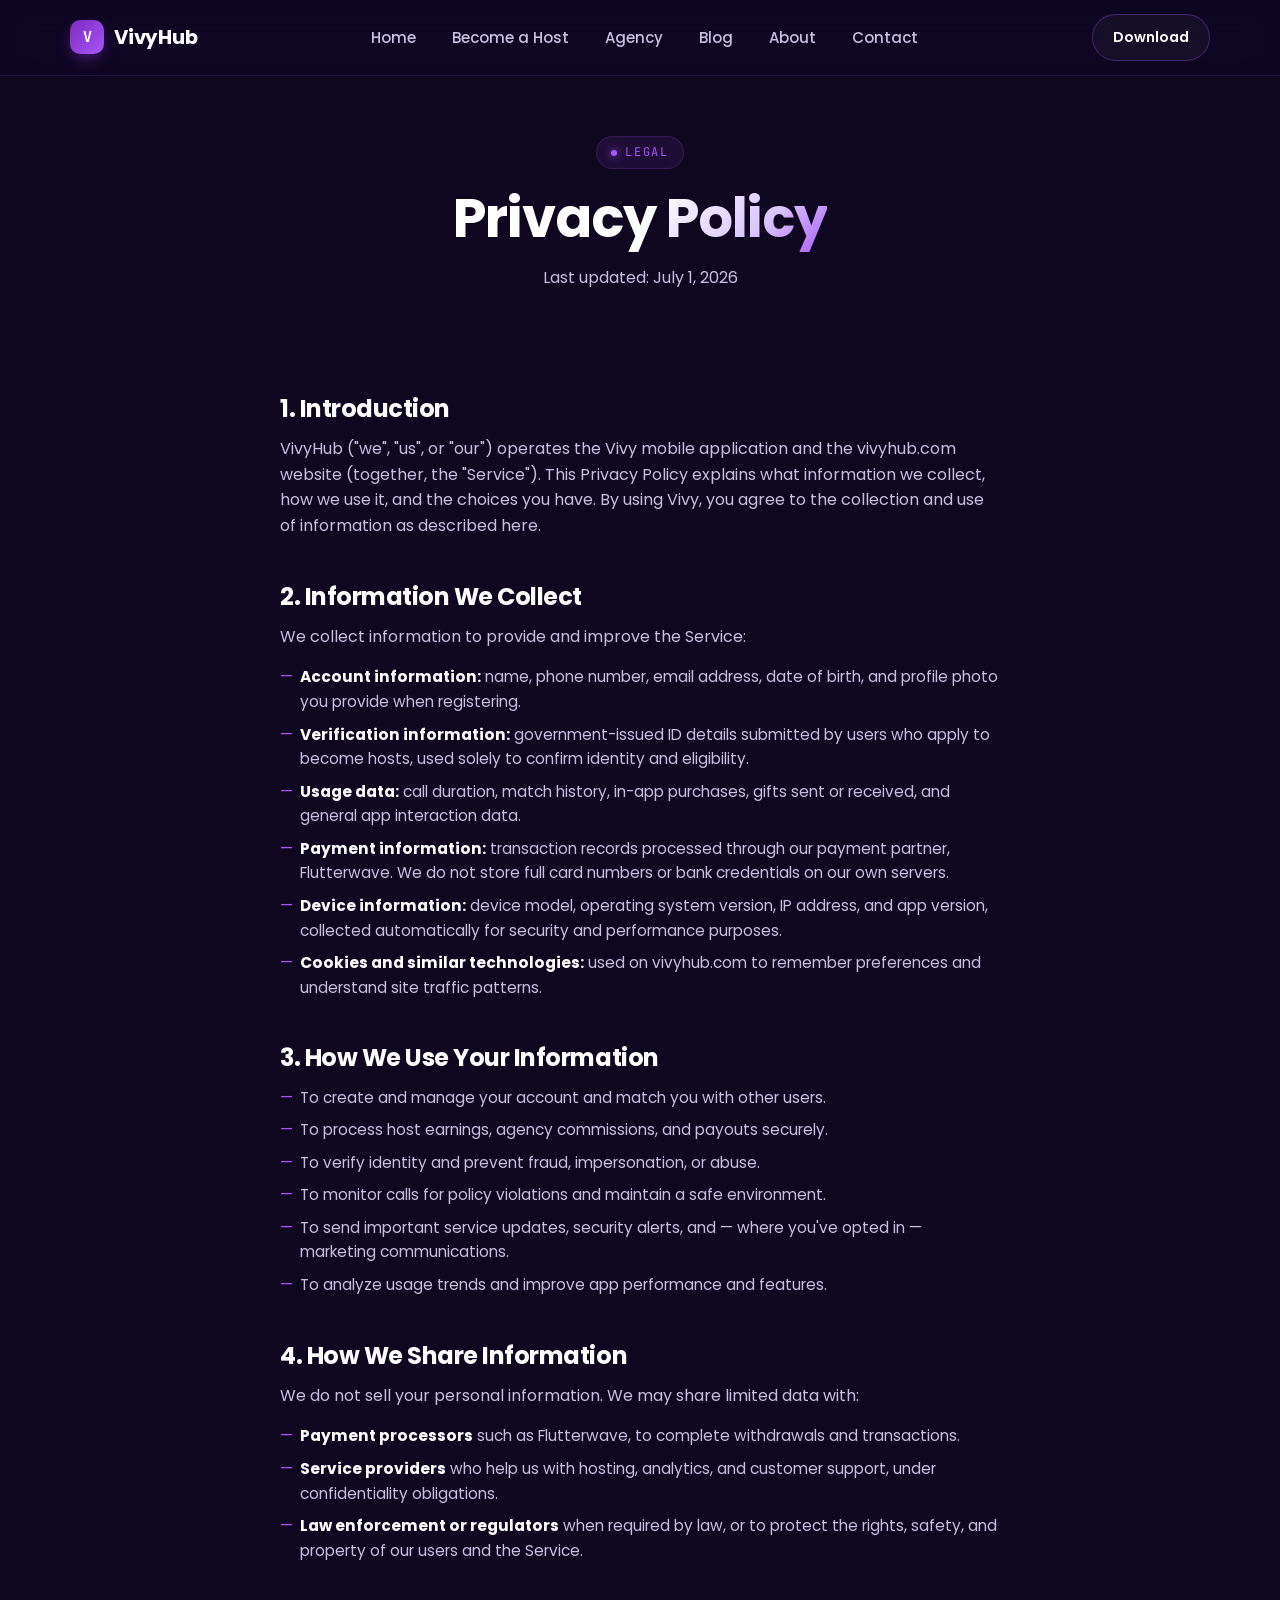
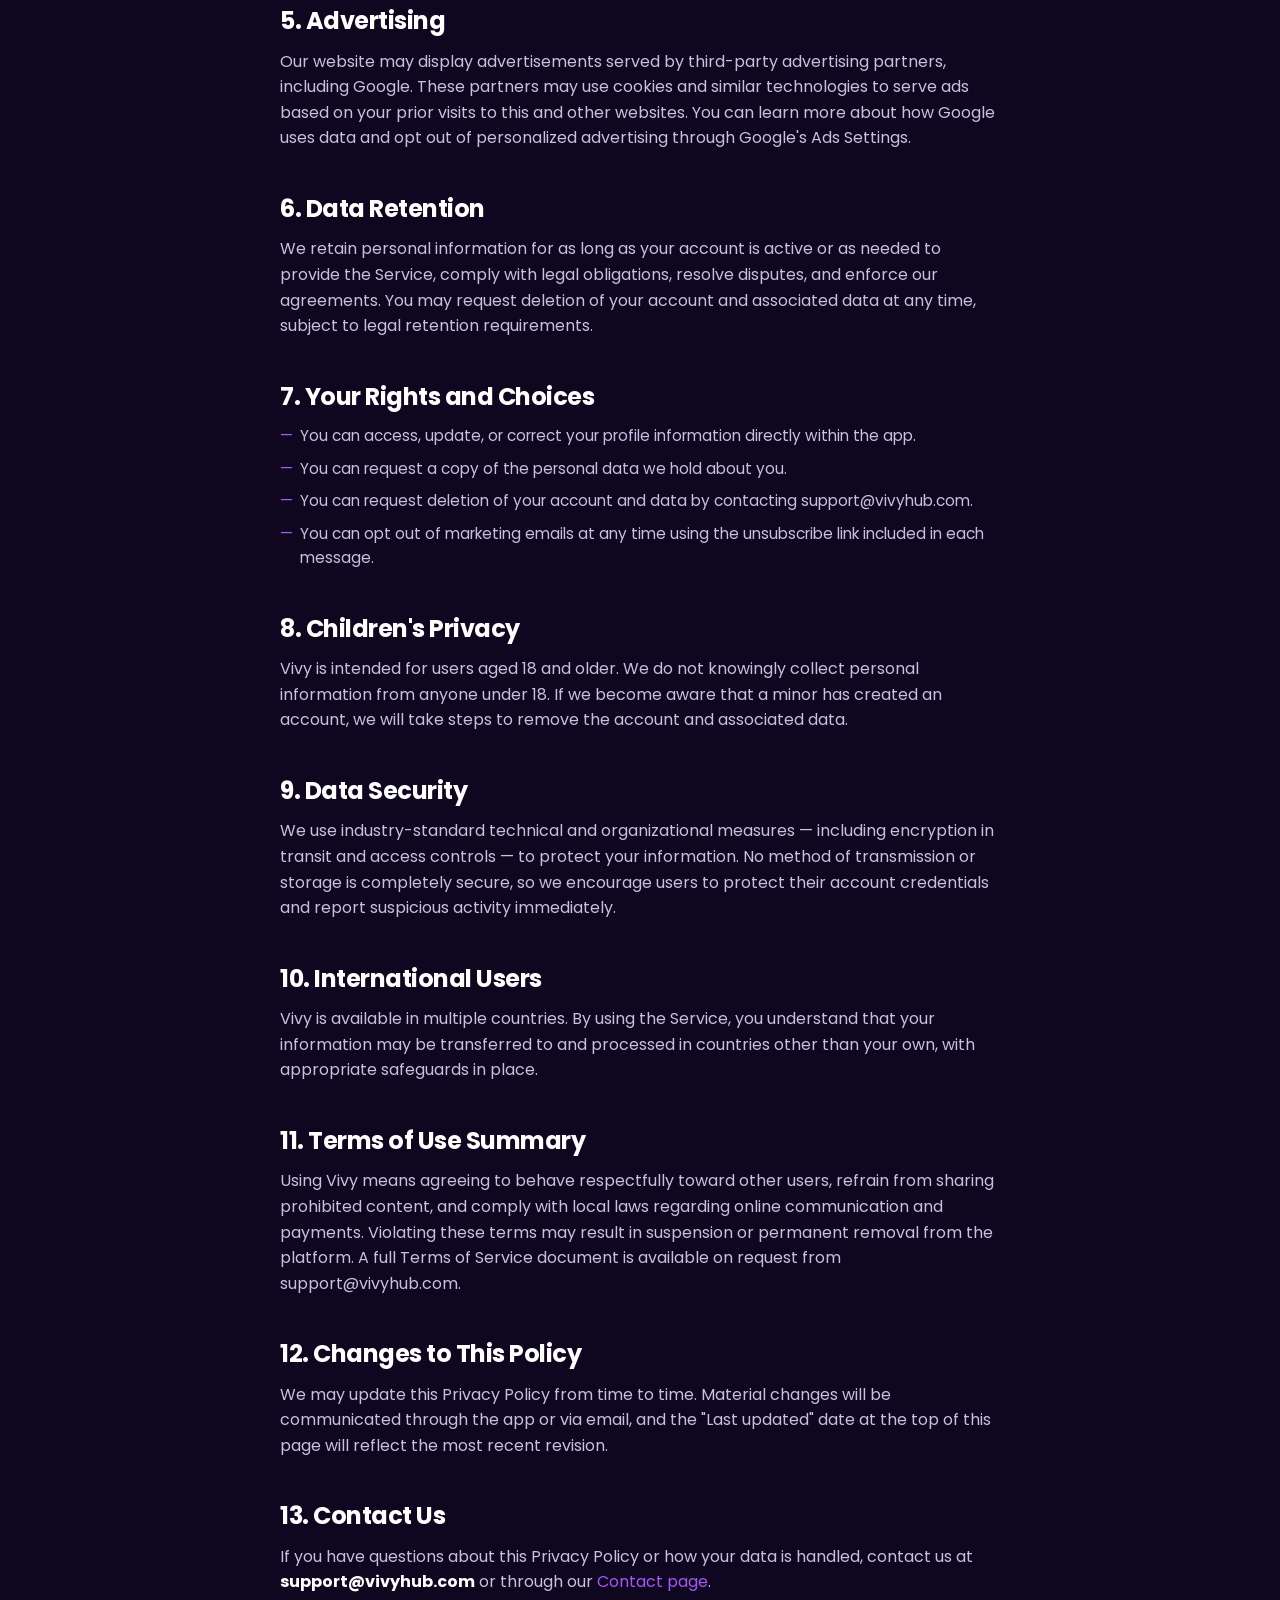
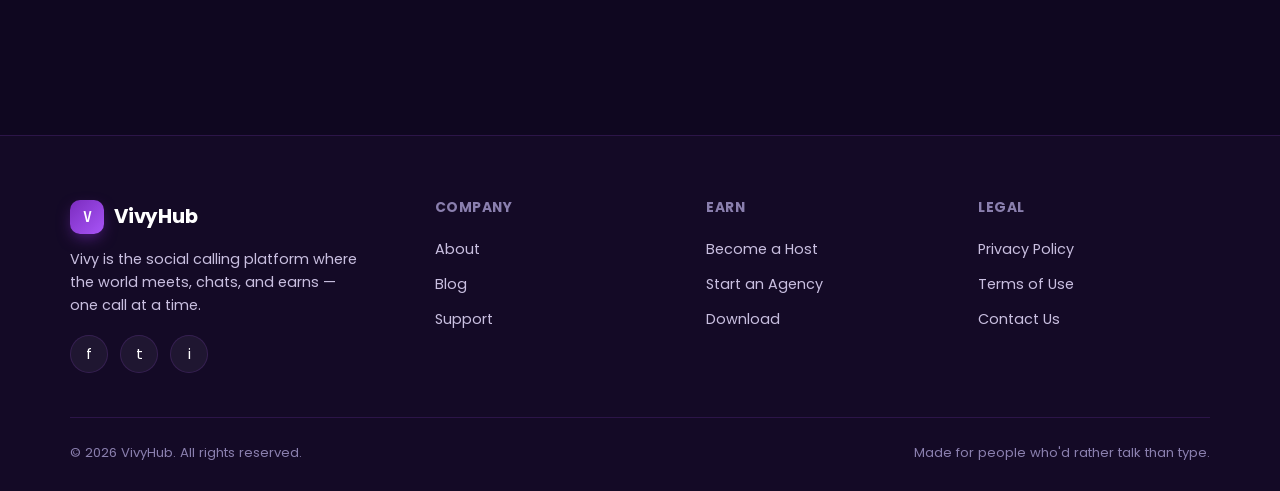
<file: privacy.html>
<!DOCTYPE html>
<html lang="en">
<head>
<meta charset="UTF-8">
<meta name="viewport" content="width=device-width, initial-scale=1.0">
<title>Privacy Policy — VivyHub</title>
<meta name="description" content="Read VivyHub's privacy policy to understand how the Vivy app collects, uses, and protects your personal information.">
<meta name="robots" content="index, follow">
<link rel="canonical" href="https://vivyhub.com/privacy.html">

<meta property="og:type" content="website">
<meta property="og:site_name" content="VivyHub">
<meta property="og:title" content="Privacy Policy — VivyHub">
<meta property="og:description" content="How Vivy collects, uses, and protects your personal information.">
<meta property="og:image" content="https://vivyhub.com/assets/og-cover.jpg">
<meta property="og:url" content="https://vivyhub.com/privacy.html">
<meta name="twitter:card" content="summary_large_image">
<meta name="twitter:title" content="Privacy Policy — VivyHub">
<meta name="twitter:description" content="How Vivy collects, uses, and protects your personal information.">
<meta name="twitter:image" content="https://vivyhub.com/assets/og-cover.jpg">

<link rel="icon" href="data:image/svg+xml,<svg xmlns=%22http://www.w3.org/2000/svg%22 viewBox=%220 0 100 100%22><rect rx=%2224%22 width=%22100%22 height=%22100%22 fill=%22%237B2CBF%22/><text x=%2250%22 y=%2266%22 font-size=%2258%22 fill=%22white%22 text-anchor=%22middle%22 font-family=%22Arial%22>V</text></svg>">
<link rel="preconnect" href="https://fonts.googleapis.com">
<link rel="preconnect" href="https://fonts.gstatic.com" crossorigin>
<link href="https://fonts.googleapis.com/css2?family=Poppins:wght@400;500;600;700;800&family=JetBrains+Mono:wght@500;700&display=swap" rel="stylesheet">
<link rel="stylesheet" href="style.css">
</head>
<body data-page="privacy">
<div class="bg-atmosphere"></div>
<div class="noise-layer"></div>
<div id="site-navbar"></div>

<header class="page-hero">
  <div class="container">
    <div class="eyebrow">Legal</div>
    <h1>Privacy <span class="text-gradient">Policy</span></h1>
    <p>Last updated: July 1, 2026</p>
  </div>
</header>

<section class="section-tight">
  <div class="container prose">

    <h2>1. Introduction</h2>
    <p>VivyHub ("we", "us", or "our") operates the Vivy mobile application and the vivyhub.com website (together, the "Service"). This Privacy Policy explains what information we collect, how we use it, and the choices you have. By using Vivy, you agree to the collection and use of information as described here.</p>

    <h2>2. Information We Collect</h2>
    <p>We collect information to provide and improve the Service:</p>
    <ul>
      <li><strong>Account information:</strong> name, phone number, email address, date of birth, and profile photo you provide when registering.</li>
      <li><strong>Verification information:</strong> government-issued ID details submitted by users who apply to become hosts, used solely to confirm identity and eligibility.</li>
      <li><strong>Usage data:</strong> call duration, match history, in-app purchases, gifts sent or received, and general app interaction data.</li>
      <li><strong>Payment information:</strong> transaction records processed through our payment partner, Flutterwave. We do not store full card numbers or bank credentials on our own servers.</li>
      <li><strong>Device information:</strong> device model, operating system version, IP address, and app version, collected automatically for security and performance purposes.</li>
      <li><strong>Cookies and similar technologies:</strong> used on vivyhub.com to remember preferences and understand site traffic patterns.</li>
    </ul>

    <h2>3. How We Use Your Information</h2>
    <ul>
      <li>To create and manage your account and match you with other users.</li>
      <li>To process host earnings, agency commissions, and payouts securely.</li>
      <li>To verify identity and prevent fraud, impersonation, or abuse.</li>
      <li>To monitor calls for policy violations and maintain a safe environment.</li>
      <li>To send important service updates, security alerts, and — where you've opted in — marketing communications.</li>
      <li>To analyze usage trends and improve app performance and features.</li>
    </ul>

    <h2>4. How We Share Information</h2>
    <p>We do not sell your personal information. We may share limited data with:</p>
    <ul>
      <li><strong>Payment processors</strong> such as Flutterwave, to complete withdrawals and transactions.</li>
      <li><strong>Service providers</strong> who help us with hosting, analytics, and customer support, under confidentiality obligations.</li>
      <li><strong>Law enforcement or regulators</strong> when required by law, or to protect the rights, safety, and property of our users and the Service.</li>
    </ul>

    <h2>5. Advertising</h2>
    <p>Our website may display advertisements served by third-party advertising partners, including Google. These partners may use cookies and similar technologies to serve ads based on your prior visits to this and other websites. You can learn more about how Google uses data and opt out of personalized advertising through Google's Ads Settings.</p>

    <h2>6. Data Retention</h2>
    <p>We retain personal information for as long as your account is active or as needed to provide the Service, comply with legal obligations, resolve disputes, and enforce our agreements. You may request deletion of your account and associated data at any time, subject to legal retention requirements.</p>

    <h2>7. Your Rights and Choices</h2>
    <ul>
      <li>You can access, update, or correct your profile information directly within the app.</li>
      <li>You can request a copy of the personal data we hold about you.</li>
      <li>You can request deletion of your account and data by contacting support@vivyhub.com.</li>
      <li>You can opt out of marketing emails at any time using the unsubscribe link included in each message.</li>
    </ul>

    <h2>8. Children's Privacy</h2>
    <p>Vivy is intended for users aged 18 and older. We do not knowingly collect personal information from anyone under 18. If we become aware that a minor has created an account, we will take steps to remove the account and associated data.</p>

    <h2>9. Data Security</h2>
    <p>We use industry-standard technical and organizational measures — including encryption in transit and access controls — to protect your information. No method of transmission or storage is completely secure, so we encourage users to protect their account credentials and report suspicious activity immediately.</p>

    <h2>10. International Users</h2>
    <p>Vivy is available in multiple countries. By using the Service, you understand that your information may be transferred to and processed in countries other than your own, with appropriate safeguards in place.</p>

    <h2 id="terms">11. Terms of Use Summary</h2>
    <p>Using Vivy means agreeing to behave respectfully toward other users, refrain from sharing prohibited content, and comply with local laws regarding online communication and payments. Violating these terms may result in suspension or permanent removal from the platform. A full Terms of Service document is available on request from support@vivyhub.com.</p>

    <h2>12. Changes to This Policy</h2>
    <p>We may update this Privacy Policy from time to time. Material changes will be communicated through the app or via email, and the "Last updated" date at the top of this page will reflect the most recent revision.</p>

    <h2>13. Contact Us</h2>
    <p>If you have questions about this Privacy Policy or how your data is handled, contact us at <strong>support@vivyhub.com</strong> or through our <a href="contact.html" style="color:var(--secondary);">Contact page</a>.</p>

  </div>
</section>

<div id="site-footer"></div>
<script src="script.js"></script>
</body>
</html>
</file>
<file: style.css>
/* ============================================================
   VivyHub — Design System
   A premium dark-mode identity for a social calling platform.
   Palette: violet core (#7B2CBF / #A855F7) on near-black ink (#0F0720),
   with a warm "earnings" gold used sparingly for money-related signals
   and a mint used only for live/online states.
   Type: Poppins for display & body, JetBrains Mono for tickers,
   stats, and eyebrow labels — a fintech-style utility voice that
   sells the "earn" half of the brand promise.
   ============================================================ */

:root{
  /* Core palette (per brief) */
  --primary:#7B2CBF;
  --secondary:#A855F7;
  --bg:#0F0720;
  --bg-alt:#140a26;
  --card:#181028;
  --card-hover:#1f1533;
  --text:#FFFFFF;
  --text-dim:#c9bfe0;
  --text-faint:#8a7fae;
  --border:rgba(168,85,247,0.16);
  --border-strong:rgba(168,85,247,0.32);

  /* Functional accents, used sparingly and only for meaning */
  --gold:#F0B429;
  --mint:#3DDC97;
  --danger:#ff5c7a;

  /* Gradients */
  --grad-primary: linear-gradient(135deg,#7B2CBF 0%, #A855F7 100%);
  --grad-radiance: radial-gradient(circle at 50% 0%, rgba(168,85,247,0.35), transparent 60%);
  --grad-gold: linear-gradient(135deg,#F0B429 0%, #f7d36b 100%);
  --grad-text: linear-gradient(135deg,#ffffff 0%, #d9c6ff 60%, #A855F7 100%);

  /* Elevation */
  --shadow-sm: 0 2px 12px rgba(0,0,0,0.28);
  --shadow-md: 0 12px 32px rgba(15,7,32,0.55);
  --shadow-glow: 0 0 0 1px rgba(168,85,247,0.18), 0 20px 60px -12px rgba(123,44,191,0.55);
  --shadow-gold: 0 12px 30px -8px rgba(240,180,41,0.45);

  /* Radius scale */
  --r-sm: 10px;
  --r-md: 16px;
  --r-lg: 24px;
  --r-xl: 32px;
  --r-full: 999px;

  /* Type */
  --font-display: 'Poppins', sans-serif;
  --font-mono: 'JetBrains Mono', monospace;

  /* Layout */
  --container: 1180px;
  --nav-h: 76px;
}

/* ---------- Reset ---------- */
*,*::before,*::after{ box-sizing:border-box; margin:0; padding:0; }
html{ scroll-behavior:smooth; }
html,body{ background:var(--bg); }
body{
  font-family:var(--font-display);
  color:var(--text);
  background:var(--bg);
  min-height:100vh;
  -webkit-font-smoothing:antialiased;
  overflow-x:hidden;
  line-height:1.6;
}
img{ max-width:100%; display:block; }
a{ color:inherit; text-decoration:none; }
ul{ list-style:none; }
button{ font-family:inherit; cursor:pointer; border:none; background:none; color:inherit; }
input,textarea,select{ font-family:inherit; }
svg{ display:block; }

::selection{ background:var(--secondary); color:#fff; }

/* Reduced motion respect */
@media (prefers-reduced-motion: reduce){
  *{ animation-duration:0.001ms !important; animation-iteration-count:1 !important; transition-duration:0.001ms !important; scroll-behavior:auto !important; }
}

:focus-visible{
  outline:2px solid var(--secondary);
  outline-offset:3px;
  border-radius:6px;
}

/* ---------- Background atmosphere ---------- */
.bg-atmosphere{
  position:fixed;
  inset:0;
  z-index:-2;
  background:
    radial-gradient(circle at 12% 8%, rgba(123,44,191,0.28), transparent 42%),
    radial-gradient(circle at 88% 18%, rgba(168,85,247,0.20), transparent 40%),
    radial-gradient(circle at 50% 100%, rgba(123,44,191,0.18), transparent 45%),
    var(--bg);
  pointer-events:none;
}
.noise-layer{
  position:fixed;
  inset:0;
  z-index:-1;
  opacity:0.035;
  pointer-events:none;
  background-image:url("data:image/svg+xml,%3Csvg xmlns='http://www.w3.org/2000/svg' width='120' height='120'%3E%3Cfilter id='n'%3E%3CfeTurbulence type='fractalNoise' baseFrequency='0.9' numOctaves='2' stitchTiles='stitch'/%3E%3C/filter%3E%3Crect width='100%25' height='100%25' filter='url(%23n)'/%3E%3C/svg%3E");
}

/* ---------- Container & sections ---------- */
.container{
  width:100%;
  max-width:var(--container);
  margin:0 auto;
  padding:0 20px;
}
.section{ padding:96px 0; position:relative; }
.section-tight{ padding:64px 0; }
@media (max-width:720px){
  .section{ padding:64px 0; }
  .section-tight{ padding:44px 0; }
}

.eyebrow{
  display:inline-flex;
  align-items:center;
  gap:8px;
  font-family:var(--font-mono);
  font-size:12px;
  letter-spacing:0.14em;
  text-transform:uppercase;
  color:var(--secondary);
  background:rgba(168,85,247,0.10);
  border:1px solid var(--border);
  padding:6px 14px;
  border-radius:var(--r-full);
  margin-bottom:18px;
}
.eyebrow::before{
  content:'';
  width:6px; height:6px;
  border-radius:50%;
  background:var(--secondary);
  box-shadow:0 0 8px var(--secondary);
}

.section-head{
  max-width:640px;
  margin-bottom:52px;
}
.section-head.center{ margin-left:auto; margin-right:auto; text-align:center; }

h1,h2,h3,h4{
  font-family:var(--font-display);
  font-weight:700;
  line-height:1.14;
  letter-spacing:-0.02em;
}
h1{ font-size:clamp(2.4rem, 6vw, 4.4rem); font-weight:700; }
h2{ font-size:clamp(1.9rem, 4vw, 2.9rem); }
h3{ font-size:1.35rem; }
p{ color:var(--text-dim); }
.lede{ font-size:1.125rem; color:var(--text-dim); max-width:52ch; }

.text-gradient{
  background:var(--grad-text);
  -webkit-background-clip:text;
  background-clip:text;
  -webkit-text-fill-color:transparent;
}

/* ---------- Buttons ---------- */
.btn{
  display:inline-flex;
  align-items:center;
  justify-content:center;
  gap:10px;
  padding:16px 30px;
  border-radius:var(--r-full);
  font-weight:600;
  font-size:0.98rem;
  white-space:nowrap;
  transition:transform .35s cubic-bezier(.2,.8,.2,1), box-shadow .35s, background .3s, border-color .3s;
  position:relative;
}
.btn-primary{
  background:var(--grad-primary);
  color:#fff;
  box-shadow:var(--shadow-glow);
}
.btn-primary:hover{ transform:translateY(-3px); box-shadow:0 24px 46px -10px rgba(123,44,191,0.65); }
.btn-primary:active{ transform:translateY(-1px); }

.btn-ghost{
  background:rgba(255,255,255,0.04);
  border:1px solid var(--border-strong);
  color:#fff;
  backdrop-filter:blur(10px);
}
.btn-ghost:hover{ background:rgba(255,255,255,0.09); transform:translateY(-3px); border-color:var(--secondary); }

.btn-gold{
  background:var(--grad-gold);
  color:#241300;
  box-shadow:var(--shadow-gold);
}
.btn-gold:hover{ transform:translateY(-3px); box-shadow:0 20px 40px -8px rgba(240,180,41,0.6); }

.btn-block{ width:100%; }
.btn-sm{ padding:11px 20px; font-size:0.88rem; }

/* ---------- Navbar ---------- */
.navbar{
  position:sticky;
  top:0;
  z-index:100;
  height:var(--nav-h);
  display:flex;
  align-items:center;
  background:rgba(15,7,32,0.72);
  backdrop-filter:blur(16px) saturate(140%);
  border-bottom:1px solid var(--border);
  transition:background .3s, border-color .3s;
}
.nav-inner{
  width:100%;
  max-width:var(--container);
  margin:0 auto;
  padding:0 20px;
  display:flex;
  align-items:center;
  justify-content:space-between;
}
.brand{
  display:flex;
  align-items:center;
  gap:10px;
  font-weight:700;
  font-size:1.24rem;
  letter-spacing:-0.01em;
}
.brand-mark{
  width:34px; height:34px;
  border-radius:10px;
  background:var(--grad-primary);
  display:flex; align-items:center; justify-content:center;
  box-shadow:0 6px 16px -4px rgba(123,44,191,0.7);
  font-family:var(--font-mono);
  font-weight:700;
  font-size:15px;
}
.nav-links{
  display:flex;
  align-items:center;
  gap:36px;
}
.nav-links a{
  font-size:0.94rem;
  font-weight:500;
  color:var(--text-dim);
  position:relative;
  padding:6px 0;
  transition:color .25s;
}
.nav-links a:hover, .nav-links a.active{ color:#fff; }
.nav-links a.active::after{
  content:'';
  position:absolute; left:0; right:0; bottom:-4px;
  height:2px;
  background:var(--grad-primary);
  border-radius:2px;
}
.nav-cta{ display:flex; align-items:center; gap:14px; }
.nav-toggle{
  display:none;
  width:40px; height:40px;
  border-radius:10px;
  border:1px solid var(--border-strong);
  align-items:center; justify-content:center;
  flex-direction:column;
  gap:5px;
}
.nav-toggle span{
  display:block; width:18px; height:2px; background:#fff; border-radius:2px;
  transition:transform .3s, opacity .3s;
}
.nav-toggle.open span:nth-child(1){ transform:translateY(7px) rotate(45deg); }
.nav-toggle.open span:nth-child(2){ opacity:0; }
.nav-toggle.open span:nth-child(3){ transform:translateY(-7px) rotate(-45deg); }

@media (max-width:900px){
  .nav-links{
    position:fixed;
    top:var(--nav-h);
    left:0; right:0;
    flex-direction:column;
    align-items:flex-start;
    gap:0;
    background:rgba(15,7,32,0.98);
    backdrop-filter:blur(20px);
    border-bottom:1px solid var(--border);
    max-height:0;
    overflow:hidden;
    transition:max-height .4s cubic-bezier(.2,.8,.2,1);
  }
  .nav-links.open{ max-height:420px; }
  .nav-links a{ width:100%; padding:16px 20px; border-bottom:1px solid var(--border); }
  .nav-cta .btn-ghost{ display:none; }
  .nav-toggle{ display:flex; }
}

/* ---------- Hero ---------- */
.hero{
  position:relative;
  padding:64px 0 40px;
  overflow:hidden;
}
.hero-grid{
  display:grid;
  grid-template-columns:1.05fr 0.95fr;
  gap:40px;
  align-items:center;
}
@media (max-width:960px){
  .hero-grid{ grid-template-columns:1fr; text-align:center; }
  .hero-copy > *{ margin-left:auto; margin-right:auto; }
}
.hero-headline{
  font-size:clamp(2.6rem, 7vw, 4.6rem);
  font-weight:700;
  letter-spacing:-0.03em;
}
.hero-headline .line{ display:block; }
.hero-headline .line.grad{
  background:var(--grad-text);
  -webkit-background-clip:text; background-clip:text; -webkit-text-fill-color:transparent;
}
.hero-sub{
  margin-top:22px;
  font-size:1.1rem;
  max-width:52ch;
  color:var(--text-dim);
}
.hero-actions{
  margin-top:34px;
  display:flex;
  gap:16px;
  flex-wrap:wrap;
}
@media (max-width:960px){ .hero-actions{ justify-content:center; } }

.hero-stats{
  margin-top:46px;
  display:flex;
  gap:34px;
  flex-wrap:wrap;
}
@media (max-width:960px){ .hero-stats{ justify-content:center; } }
.hero-stat b{
  display:block;
  font-family:var(--font-mono);
  font-size:1.6rem;
  font-weight:700;
  color:#fff;
}
.hero-stat span{
  font-size:0.82rem;
  color:var(--text-faint);
  letter-spacing:0.02em;
}

/* ---------- Phone mockup ---------- */
.phone-stage{
  position:relative;
  display:flex;
  align-items:center;
  justify-content:center;
  min-height:560px;
}
.phone-glow{
  position:absolute;
  width:420px; height:420px;
  background:var(--grad-radiance);
  filter:blur(10px);
  border-radius:50%;
  opacity:0.9;
}
.phone{
  position:relative;
  width:270px;
  height:560px;
  background:linear-gradient(160deg,#1b1130,#0d0618);
  border-radius:44px;
  border:2px solid rgba(255,255,255,0.08);
  box-shadow:var(--shadow-glow), 0 40px 80px -20px rgba(0,0,0,0.8);
  padding:14px;
  animation:float-phone 6s ease-in-out infinite;
}
@keyframes float-phone{
  0%,100%{ transform:translateY(0) rotate(-1.5deg); }
  50%{ transform:translateY(-16px) rotate(1.5deg); }
}
.phone-notch{
  position:absolute;
  top:14px; left:50%; transform:translateX(-50%);
  width:90px; height:20px;
  background:#0d0618;
  border-radius:var(--r-full);
  z-index:3;
}
.phone-screen{
  position:relative;
  width:100%; height:100%;
  border-radius:32px;
  overflow:hidden;
  background:linear-gradient(180deg,#211339,#120a24 60%, #0e0720);
  display:flex; flex-direction:column;
}
.phone-topbar{
  padding:26px 18px 10px;
  display:flex; justify-content:space-between; align-items:center;
  font-size:11px; color:var(--text-faint);
  font-family:var(--font-mono);
}
.call-avatar-row{
  display:flex; justify-content:center; margin-top:14px;
}
.call-avatar{
  width:92px; height:92px;
  border-radius:50%;
  background:var(--grad-primary);
  display:flex; align-items:center; justify-content:center;
  font-size:34px;
  box-shadow:0 0 0 6px rgba(168,85,247,0.15), 0 0 40px rgba(168,85,247,0.5);
  animation:pulse-ring 2.4s ease-in-out infinite;
}
@keyframes pulse-ring{
  0%,100%{ box-shadow:0 0 0 6px rgba(168,85,247,0.15), 0 0 30px rgba(168,85,247,0.4); }
  50%{ box-shadow:0 0 0 12px rgba(168,85,247,0.10), 0 0 46px rgba(168,85,247,0.7); }
}
.call-name{ text-align:center; margin-top:12px; font-weight:600; font-size:15px; }
.call-status{ text-align:center; font-size:12px; color:var(--mint); margin-top:4px; display:flex; align-items:center; justify-content:center; gap:6px; }
.call-status::before{ content:''; width:6px; height:6px; border-radius:50%; background:var(--mint); box-shadow:0 0 6px var(--mint); }

.gift-float{
  position:absolute;
  font-size:20px;
  animation:gift-rise 3.6s ease-in infinite;
  opacity:0;
}
@keyframes gift-rise{
  0%{ opacity:0; transform:translateY(0) scale(0.6); }
  15%{ opacity:1; }
  80%{ opacity:1; }
  100%{ opacity:0; transform:translateY(-140px) scale(1.1); }
}

.earnings-ticker{
  margin-top:auto;
  margin:auto 14px 16px;
  background:rgba(255,255,255,0.06);
  border:1px solid rgba(255,255,255,0.10);
  backdrop-filter:blur(8px);
  border-radius:var(--r-md);
  padding:12px 14px;
  display:flex;
  align-items:center;
  justify-content:space-between;
}
.earnings-ticker .label{ font-size:10px; color:var(--text-faint); font-family:var(--font-mono); text-transform:uppercase; letter-spacing:0.08em; }
.earnings-ticker .value{ font-family:var(--font-mono); font-weight:700; color:var(--gold); font-size:15px; }

.call-actions{ display:flex; justify-content:center; gap:16px; padding:0 0 22px; }
.call-btn{
  width:46px; height:46px; border-radius:50%;
  display:flex; align-items:center; justify-content:center;
  background:rgba(255,255,255,0.08);
  border:1px solid rgba(255,255,255,0.12);
  font-size:18px;
}
.call-btn.end{ background:var(--danger); }

/* floating chips around phone */
.float-chip{
  position:absolute;
  padding:10px 16px;
  background:rgba(24,16,40,0.85);
  border:1px solid var(--border-strong);
  backdrop-filter:blur(10px);
  border-radius:var(--r-full);
  display:flex; align-items:center; gap:8px;
  font-size:13px; font-weight:600;
  box-shadow:var(--shadow-md);
  animation:chip-float 5s ease-in-out infinite;
}
.float-chip.c1{ top:8%; left:-6%; animation-delay:0s; }
.float-chip.c2{ bottom:16%; right:-8%; animation-delay:1.4s; }
.float-chip.c3{ top:46%; right:-10%; animation-delay:2.6s; }
@keyframes chip-float{
  0%,100%{ transform:translateY(0); }
  50%{ transform:translateY(-14px); }
}
@media (max-width:960px){
  .float-chip{ display:none; }
}

/* ---------- Feature cards ---------- */
.grid{
  display:grid;
  gap:24px;
}
.grid-4{ grid-template-columns:repeat(4,1fr); }
.grid-3{ grid-template-columns:repeat(3,1fr); }
.grid-2{ grid-template-columns:repeat(2,1fr); }
@media (max-width:960px){
  .grid-4{ grid-template-columns:repeat(2,1fr); }
  .grid-3{ grid-template-columns:repeat(2,1fr); }
}
@media (max-width:640px){
  .grid-4, .grid-3, .grid-2{ grid-template-columns:1fr; }
}

.card{
  background:linear-gradient(180deg, var(--card), var(--bg-alt));
  border:1px solid var(--border);
  border-radius:var(--r-lg);
  padding:30px 26px;
  transition:transform .4s cubic-bezier(.2,.8,.2,1), border-color .3s, box-shadow .4s;
  position:relative;
  overflow:hidden;
}
.card::before{
  content:'';
  position:absolute; inset:0;
  background:radial-gradient(240px circle at var(--mx,50%) var(--my,0%), rgba(168,85,247,0.14), transparent 60%);
  opacity:0;
  transition:opacity .4s;
  pointer-events:none;
}
.card:hover::before{ opacity:1; }
.card:hover{
  transform:translateY(-6px);
  border-color:var(--border-strong);
  box-shadow:var(--shadow-md);
}
.feature-icon{
  width:54px; height:54px;
  border-radius:16px;
  background:var(--grad-primary);
  display:flex; align-items:center; justify-content:center;
  font-size:24px;
  margin-bottom:20px;
  box-shadow:0 10px 24px -8px rgba(123,44,191,0.6);
}
.card h3{ margin-bottom:10px; }
.card p{ font-size:0.95rem; }

/* ---------- Why Vivy / comparison ---------- */
.compare-table{
  width:100%;
  border-collapse:separate;
  border-spacing:0;
  background:var(--card);
  border:1px solid var(--border);
  border-radius:var(--r-lg);
  overflow:hidden;
}
.compare-table th, .compare-table td{
  padding:18px 20px;
  text-align:center;
  font-size:0.92rem;
  border-bottom:1px solid var(--border);
}
.compare-table th{
  font-family:var(--font-mono);
  font-size:0.78rem;
  letter-spacing:0.06em;
  text-transform:uppercase;
  color:var(--text-faint);
  background:rgba(255,255,255,0.02);
}
.compare-table td:first-child, .compare-table th:first-child{
  text-align:left;
  font-weight:600;
  color:#fff;
}
.compare-table th.vivy{ color:var(--secondary); }
.compare-table td.vivy{ color:var(--mint); font-weight:700; }
.compare-table tr:last-child td{ border-bottom:none; }
.compare-table .yes::before{ content:'✓ '; color:var(--mint); }
.compare-table .no::before{ content:'— '; color:var(--text-faint); }
.compare-scroll{ overflow-x:auto; border-radius:var(--r-lg); }
@media (max-width:720px){ .compare-table{ min-width:560px; } }

/* ---------- Blog cards ---------- */
.blog-card{
  background:var(--card);
  border:1px solid var(--border);
  border-radius:var(--r-lg);
  overflow:hidden;
  transition:transform .4s cubic-bezier(.2,.8,.2,1), box-shadow .4s, border-color .3s;
  display:flex;
  flex-direction:column;
}
.blog-card:hover{ transform:translateY(-6px); box-shadow:var(--shadow-md); border-color:var(--border-strong); }
.blog-thumb{
  height:180px;
  background:var(--grad-primary);
  position:relative;
  display:flex; align-items:center; justify-content:center;
  font-size:44px;
  overflow:hidden;
}
.blog-thumb::after{
  content:'';
  position:absolute; inset:0;
  background:linear-gradient(180deg, transparent 40%, rgba(15,7,32,0.55));
}
.blog-tag{
  position:absolute; top:14px; left:14px; z-index:2;
  font-family:var(--font-mono);
  font-size:11px;
  letter-spacing:0.05em;
  text-transform:uppercase;
  padding:5px 12px;
  border-radius:var(--r-full);
  background:rgba(15,7,32,0.65);
  border:1px solid rgba(255,255,255,0.2);
}
.blog-body{ padding:22px 22px 24px; display:flex; flex-direction:column; gap:10px; flex:1; }
.blog-meta{ font-size:0.78rem; color:var(--text-faint); font-family:var(--font-mono); }
.blog-body h3{ font-size:1.08rem; line-height:1.35; }
.blog-body p{ font-size:0.9rem; flex:1; }
.read-more{
  margin-top:6px;
  font-weight:600;
  font-size:0.9rem;
  color:var(--secondary);
  display:inline-flex; align-items:center; gap:6px;
  transition:gap .25s;
}
.read-more:hover{ gap:10px; }

/* ---------- Download section ---------- */
.download-panel{
  background:
    radial-gradient(circle at 20% 20%, rgba(255,255,255,0.12), transparent 45%),
    var(--grad-primary);
  border-radius:var(--r-xl);
  padding:64px 40px;
  text-align:center;
  position:relative;
  overflow:hidden;
  box-shadow:var(--shadow-glow);
}
.download-panel::before{
  content:'';
  position:absolute; inset:0;
  background-image:radial-gradient(circle, rgba(255,255,255,0.35) 1px, transparent 1.4px);
  background-size:26px 26px;
  opacity:0.14;
}
.download-panel > *{ position:relative; z-index:1; }
.download-panel h2{ color:#fff; }
.download-panel p{ color:rgba(255,255,255,0.88); max-width:56ch; margin:14px auto 30px; }
.download-meta{
  margin-top:26px;
  display:flex; gap:26px; justify-content:center; flex-wrap:wrap;
  font-family:var(--font-mono); font-size:0.82rem; color:rgba(255,255,255,0.85);
}

/* ---------- Steps ---------- */
.steps{
  display:grid;
  grid-template-columns:repeat(3,1fr);
  gap:24px;
}
@media (max-width:800px){ .steps{ grid-template-columns:1fr; } }
.step{
  background:var(--card);
  border:1px solid var(--border);
  border-radius:var(--r-lg);
  padding:28px;
  position:relative;
}
.step .num{
  font-family:var(--font-mono);
  font-size:0.8rem;
  color:var(--secondary);
  letter-spacing:0.08em;
  margin-bottom:14px;
  display:block;
}
.step h3{ margin-bottom:8px; }
.step p{ font-size:0.92rem; }

/* ---------- Pricing / earnings tiers ---------- */
.tier-card{
  background:var(--card);
  border:1px solid var(--border);
  border-radius:var(--r-lg);
  padding:32px 26px;
  text-align:left;
}
.tier-card.highlight{
  border-color:var(--secondary);
  background:linear-gradient(180deg, rgba(168,85,247,0.12), var(--card));
  box-shadow:var(--shadow-glow);
}
.tier-card .rate{
  font-family:var(--font-mono);
  font-size:2rem;
  font-weight:700;
  color:var(--gold);
  margin:12px 0;
}
.tier-card ul{ margin-top:16px; display:flex; flex-direction:column; gap:10px; }
.tier-card li{ font-size:0.9rem; color:var(--text-dim); display:flex; gap:8px; }
.tier-card li::before{ content:'✓'; color:var(--mint); font-weight:700; }

/* ---------- Forms ---------- */
.form-panel{
  background:var(--card);
  border:1px solid var(--border);
  border-radius:var(--r-lg);
  padding:36px;
}
.form-row{ margin-bottom:20px; display:flex; flex-direction:column; gap:8px; }
.form-row label{ font-size:0.86rem; font-weight:600; color:var(--text-dim); }
.form-row input, .form-row textarea, .form-row select{
  padding:14px 16px;
  border-radius:var(--r-sm);
  border:1px solid var(--border-strong);
  background:rgba(255,255,255,0.03);
  color:#fff;
  font-size:0.95rem;
  transition:border-color .25s, background .25s;
}
.form-row input:focus, .form-row textarea:focus, .form-row select:focus{
  border-color:var(--secondary);
  background:rgba(255,255,255,0.05);
  outline:none;
}
.form-row textarea{ resize:vertical; min-height:120px; }
.form-note{ font-size:0.8rem; color:var(--text-faint); margin-top:14px; }
.form-success{
  display:none;
  margin-top:18px;
  padding:14px 16px;
  border-radius:var(--r-sm);
  background:rgba(61,220,151,0.12);
  border:1px solid rgba(61,220,151,0.4);
  color:var(--mint);
  font-size:0.9rem;
}
.form-success.show{ display:block; animation:fade-in .4s ease; }

/* ---------- Contact channels ---------- */
.channel-card{
  display:flex;
  align-items:center;
  gap:16px;
  background:var(--card);
  border:1px solid var(--border);
  border-radius:var(--r-lg);
  padding:22px;
  transition:transform .3s, border-color .3s;
}
.channel-card:hover{ transform:translateY(-4px); border-color:var(--border-strong); }
.channel-icon{
  width:50px; height:50px;
  border-radius:14px;
  background:rgba(168,85,247,0.12);
  border:1px solid var(--border);
  display:flex; align-items:center; justify-content:center;
  font-size:22px;
  flex-shrink:0;
}
.channel-info b{ display:block; font-size:0.98rem; }
.channel-info span{ font-size:0.84rem; color:var(--text-faint); }

/* ---------- Footer ---------- */
.footer{
  border-top:1px solid var(--border);
  background:var(--bg-alt);
  padding:64px 0 28px;
  margin-top:60px;
}
.footer-grid{
  display:grid;
  grid-template-columns:1.4fr 1fr 1fr 1fr;
  gap:40px;
  padding-bottom:44px;
}
@media (max-width:800px){
  .footer-grid{ grid-template-columns:1fr 1fr; }
}
@media (max-width:480px){
  .footer-grid{ grid-template-columns:1fr; }
}
.footer-brand p{ margin-top:14px; font-size:0.9rem; max-width:32ch; }
.footer-col h4{ font-size:0.86rem; letter-spacing:0.04em; text-transform:uppercase; color:var(--text-faint); margin-bottom:16px; }
.footer-col a{
  display:block;
  font-size:0.9rem;
  color:var(--text-dim);
  padding:6px 0;
  transition:color .25s, transform .25s;
}
.footer-col a:hover{ color:#fff; transform:translateX(3px); }
.footer-social{ display:flex; gap:12px; margin-top:18px; }
.footer-social a{
  width:38px; height:38px;
  border-radius:50%;
  background:rgba(255,255,255,0.05);
  border:1px solid var(--border);
  display:flex; align-items:center; justify-content:center;
  font-size:15px;
  transition:background .25s, transform .25s;
}
.footer-social a:hover{ background:var(--grad-primary); transform:translateY(-3px); }
.footer-bottom{
  border-top:1px solid var(--border);
  padding-top:24px;
  display:flex;
  justify-content:space-between;
  flex-wrap:wrap;
  gap:12px;
  font-size:0.82rem;
  color:var(--text-faint);
}

/* ---------- Page hero (inner pages) ---------- */
.page-hero{
  padding:60px 0 40px;
  text-align:center;
}
.page-hero .eyebrow{ margin-left:auto; margin-right:auto; }
.page-hero h1{ font-size:clamp(2.1rem, 5vw, 3.4rem); }
.page-hero p{ max-width:56ch; margin:16px auto 0; }

/* ---------- Utility ---------- */
.mt-lg{ margin-top:48px; }
.text-center{ text-align:center; }
.center-col{ display:flex; flex-direction:column; align-items:center; }
.reveal{
  opacity:0;
  transform:translateY(28px);
  transition:opacity .8s cubic-bezier(.2,.7,.2,1), transform .8s cubic-bezier(.2,.7,.2,1);
}
.reveal.in-view{ opacity:1; transform:translateY(0); }
@keyframes fade-in{ from{ opacity:0; } to{ opacity:1; } }

.divider{
  height:1px;
  background:linear-gradient(90deg, transparent, var(--border-strong), transparent);
  margin:20px 0;
}

.badge-list{ display:flex; gap:10px; flex-wrap:wrap; margin-top:18px; }
.badge{
  font-family:var(--font-mono);
  font-size:0.78rem;
  padding:8px 14px;
  border-radius:var(--r-full);
  background:rgba(255,255,255,0.04);
  border:1px solid var(--border);
  color:var(--text-dim);
}

/* Content pages (privacy/about long-form text) */
.prose{ max-width:760px; margin:0 auto; }
.prose h2{ margin-top:44px; margin-bottom:14px; font-size:1.5rem; }
.prose h2:first-child{ margin-top:0; }
.prose p{ margin-bottom:16px; }
.prose ul{ margin:0 0 16px 0; display:flex; flex-direction:column; gap:8px; }
.prose li{ color:var(--text-dim); font-size:0.96rem; padding-left:20px; position:relative; }
.prose li::before{ content:'—'; position:absolute; left:0; color:var(--secondary); }
.prose strong{ color:#fff; }

/* Back to top */
.to-top{
  position:fixed;
  right:22px; bottom:22px;
  width:46px; height:46px;
  border-radius:50%;
  background:var(--grad-primary);
  display:flex; align-items:center; justify-content:center;
  box-shadow:var(--shadow-glow);
  opacity:0; visibility:hidden;
  transform:translateY(10px);
  transition:opacity .3s, transform .3s, visibility .3s;
  z-index:90;
  font-size:16px;
}
.to-top.show{ opacity:1; visibility:visible; transform:translateY(0); }
</file>
